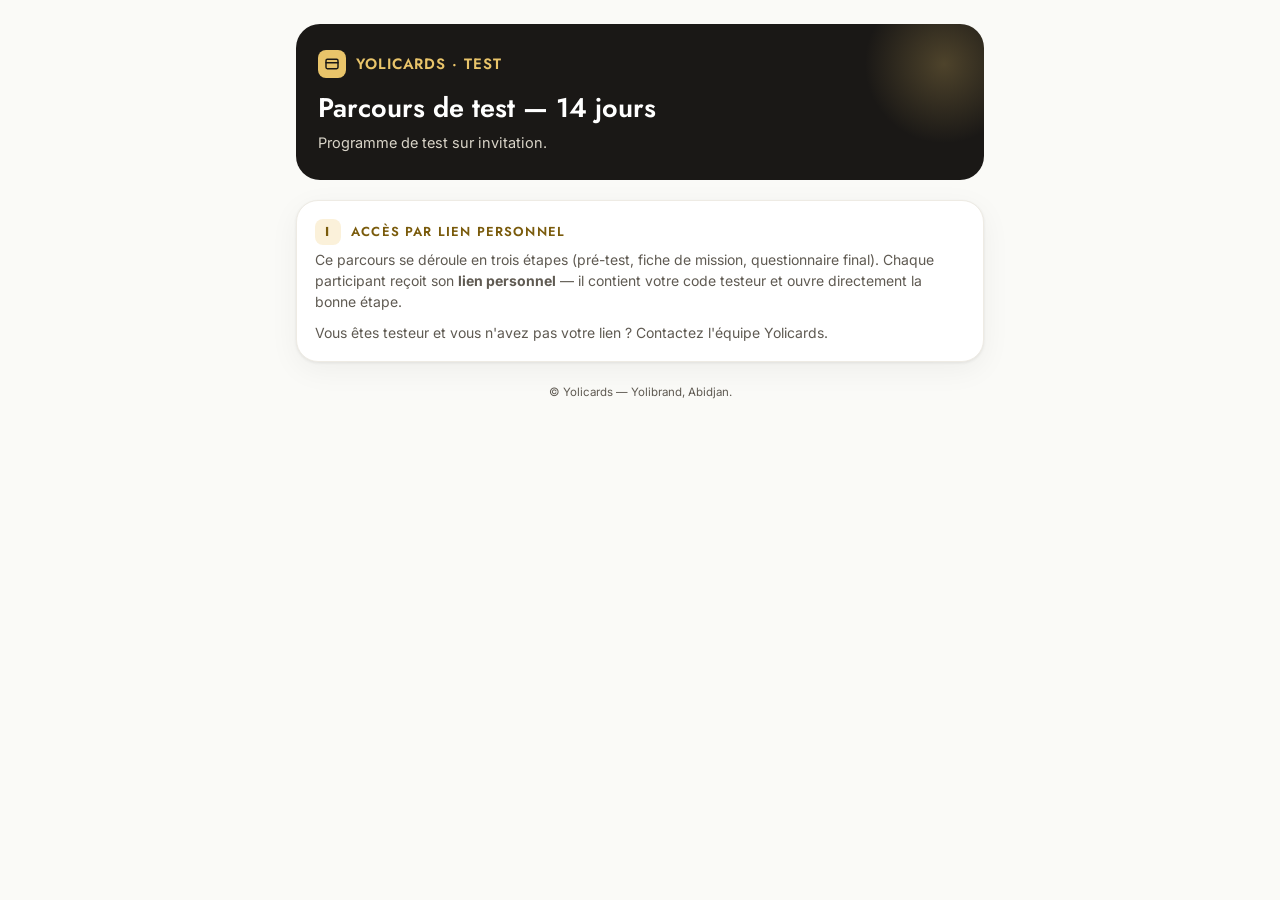
<file: index.html>
<!doctype html>
<html lang="fr">
<head>
<meta charset="utf-8">
<meta name="viewport" content="width=device-width, initial-scale=1">
<meta name="robots" content="noindex,nofollow">
<title>Yolicards — Parcours de test</title>
<link rel="preconnect" href="https://fonts.googleapis.com">
<link href="https://fonts.googleapis.com/css2?family=Inter:wght@400;500;600;700&family=Jost:wght@500;600&display=swap" rel="stylesheet">
<link rel="stylesheet" href="styles.css">
</head>
<body>
<div class="wrap">
  <header class="masthead">
    <div class="brand"><span class="dot"><svg width="16" height="16" viewBox="0 0 24 24" fill="none" stroke="#1A1816" stroke-width="2.2" stroke-linecap="round" stroke-linejoin="round"><rect x="3" y="5" width="18" height="14" rx="2"></rect><path d="M3 10h18"></path></svg></span>Yolicards · Test</div>
    <h1>Parcours de test — 14 jours</h1>
    <p>Programme de test sur invitation.</p>
  </header>

  <section class="section">
    <h2><span class="idx">i</span>Accès par lien personnel</h2>
    <p class="lead" style="margin-bottom:0">Ce parcours se déroule en trois étapes (pré-test, fiche de mission, questionnaire final). Chaque participant reçoit son <strong>lien personnel</strong> — il contient votre code testeur et ouvre directement la bonne étape.</p>
    <p class="lead" style="margin-top:10px;margin-bottom:0">Vous êtes testeur et vous n'avez pas votre lien ? Contactez l'équipe Yolicards.</p>
  </section>

  <p class="footnote">© Yolicards — Yolibrand, Abidjan.</p>
</div>
</body>
</html>
</file>
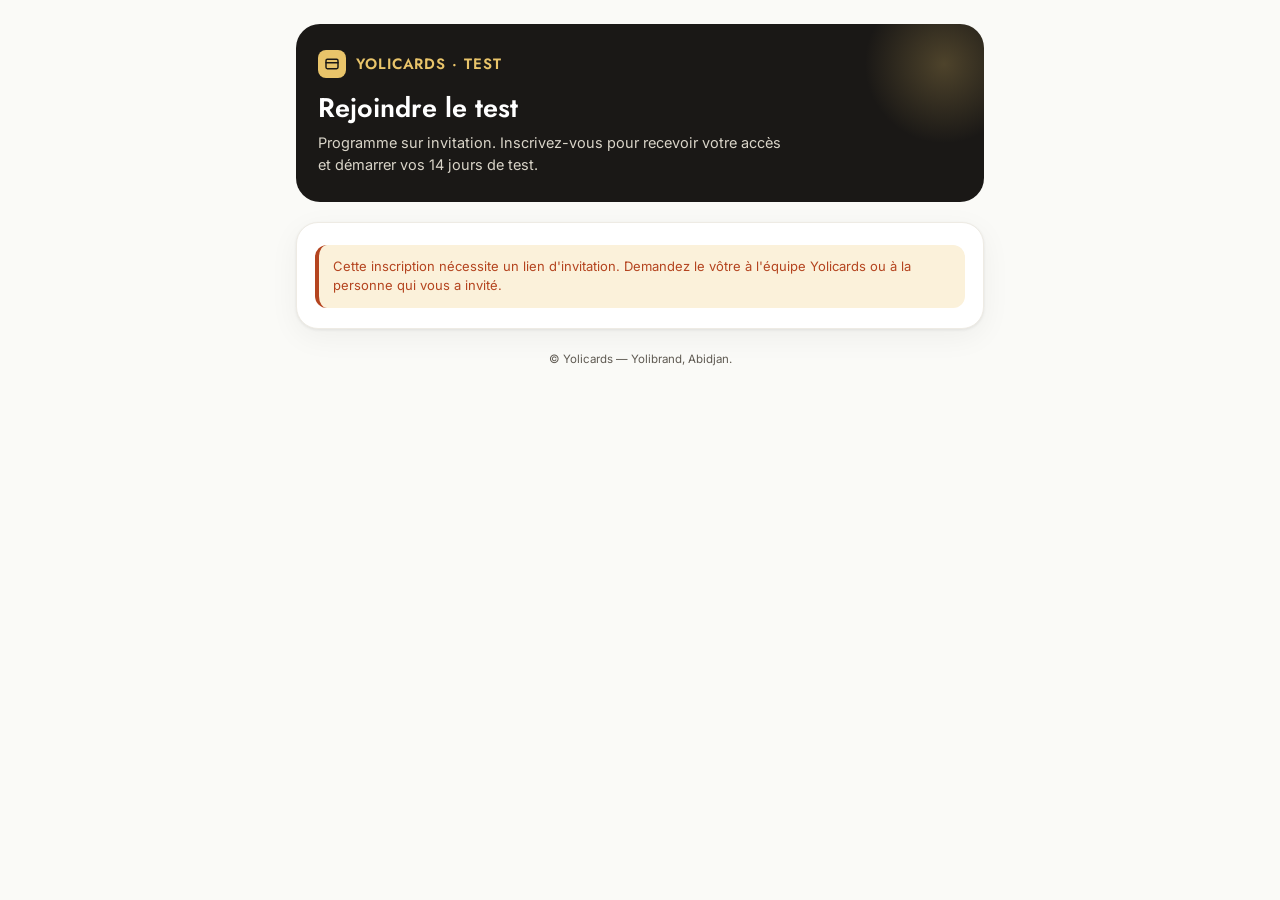
<file: inscription.html>
<!doctype html>
<html lang="fr">
<head>
<meta charset="utf-8">
<meta name="viewport" content="width=device-width, initial-scale=1">
<meta name="robots" content="noindex,nofollow">
<title>Yolicards — Inscription au test</title>
<link rel="preconnect" href="https://fonts.googleapis.com">
<link rel="preconnect" href="https://fonts.gstatic.com" crossorigin>
<link href="https://fonts.googleapis.com/css2?family=Inter:wght@400;500;600;700&family=Jost:wght@500;600&display=swap" rel="stylesheet">
<link rel="stylesheet" href="styles.css">
<style>
.field{margin:0 0 14px}
.field label{display:block;font-size:13px;font-weight:600;color:var(--ink);margin-bottom:6px}
.field input{width:100%;height:50px;border:1.5px solid var(--line);border-radius:14px;padding:0 14px;font-size:15px;font-family:inherit;color:var(--ink);background:#fff}
.field input:focus{outline:none;border-color:var(--gold)}
.invite-box{background:var(--ink);color:#fff;border-radius:18px;padding:18px;margin:14px 0}
.invite-box .lbl{font-size:12px;letter-spacing:.06em;text-transform:uppercase;color:var(--gold);font-weight:600;margin-bottom:8px}
.invite-box .lnk{display:flex;gap:8px;align-items:center;background:#2B2824;border-radius:12px;padding:8px 8px 8px 14px}
.invite-box .lnk input{flex-grow:1;background:transparent;border:0;color:#fff;font-size:12.5px;font-family:inherit;min-width:0}
.invite-box .lnk button{flex-shrink:0;height:40px;padding:0 14px;border:0;border-radius:10px;background:var(--gold);color:var(--ink);font-weight:700;font-family:inherit;cursor:pointer}
.hintp{font-size:12.5px;color:var(--muted);line-height:1.5;margin:8px 0 0}
</style>
</head>
<body>
<div class="wrap">
  <header class="masthead">
    <div class="brand"><span class="dot"><svg width="16" height="16" viewBox="0 0 24 24" fill="none" stroke="#1A1816" stroke-width="2.2" stroke-linecap="round" stroke-linejoin="round"><rect x="3" y="5" width="18" height="14" rx="2"></rect><path d="M3 10h18"></path></svg></span>Yolicards · Test</div>
    <h1>Rejoindre le test</h1>
    <p>Programme sur invitation. Inscrivez-vous pour recevoir votre accès et démarrer vos 14 jours de test.</p>
  </header>

  <div id="app"><div class="section"><p class="lead" style="margin:0">Vérification de votre invitation…</p></div></div>

  <p class="footnote">© Yolicards — Yolibrand, Abidjan.</p>
</div>

<script src="config.js"></script>
<script>
(function(){
  "use strict";
  var CFG = window.YOLI_CONFIG || {};
  var app = document.getElementById("app");

  function qs(n){ try{ return new URLSearchParams(location.search).get(n)||""; }catch(e){ return ""; } }
  function esc(s){ return String(s==null?"":s).replace(/[&<>"]/g,function(c){return{"&":"&amp;","<":"&lt;",">":"&gt;",'"':"&quot;"}[c];}); }

  var inv = (qs("inv")||"").trim();
  var base = location.href.split("/").slice(0,-1).join("/"); // dossier courant

  if (!CFG.WEBAPP_URL) { showMsg("Le système n'est pas encore activé. Revenez un peu plus tard.", "attendre"); return; }
  if (!inv) { showMsg("Cette inscription nécessite un lien d'invitation. Demandez le vôtre à l'équipe Yolicards ou à la personne qui vous a invité.", "stop"); return; }

  // 1) vérifier le jeton
  fetch(CFG.WEBAPP_URL + "?check=invitation&inv=" + encodeURIComponent(inv))
    .then(function(r){ return r.json(); })
    .then(function(res){
      if (!res || !res.valide) {
        if (res && res.raison === "complet") showMsg("Le test a atteint son nombre maximum de participants. Merci de votre intérêt !", "stop");
        else showMsg("Cette invitation n'est pas valide ou a expiré. Demandez un lien à jour à l'équipe Yolicards.", "stop");
        return;
      }
      showForm(res.places_restantes);
    })
    .catch(function(){ showMsg("Impossible de vérifier votre invitation pour le moment. Vérifiez votre connexion et réessayez.", "attendre"); });

  function showMsg(txt, kind){
    var color = kind==="stop" ? "#B4441F" : "#7A5B0C";
    app.innerHTML = '<div class="section"><div class="callout" style="color:'+color+';border-color:'+color+'">'+esc(txt)+'</div></div>';
  }

  function showForm(places){
    app.innerHTML =
      '<div class="section">'+
      '<h2><span class="idx">i</span>Vos informations</h2>'+
      '<p class="lead">Encore '+places+' place(s) disponible(s).</p>'+
      '<div class="field"><label for="nom">Nom et prénom</label><input id="nom" autocomplete="name" placeholder="Awa Koné"></div>'+
      '<div class="field"><label for="email">E-mail</label><input id="email" type="email" autocomplete="email" placeholder="prenom@exemple.com"></div>'+
      '<button class="btn btn-primary" id="go">M\'inscrire et démarrer</button>'+
      '<p class="err" id="err"></p>'+
      '<p class="hintp">Votre e-mail sert à vous envoyer le questionnaire final au bon moment. Une adresse = un seul compte testeur.</p>'+
      '</div>';
    document.getElementById("go").addEventListener("click", submit);
  }

  function submit(){
    var nom = document.getElementById("nom").value.trim();
    var email = document.getElementById("email").value.trim();
    var err = document.getElementById("err");
    err.classList.remove("show");
    if (!nom){ return fail("Merci d'indiquer votre nom."); }
    if (!email || !/^[^@\s]+@[^@\s]+\.[^@\s]+$/.test(email)){ return fail("Merci d'indiquer un e-mail valide."); }
    var btn = document.getElementById("go"); btn.disabled = true; btn.textContent = "Inscription…";

    fetch(CFG.WEBAPP_URL, {
      method:"POST", headers:{"Content-Type":"text/plain;charset=utf-8"},
      body: JSON.stringify({ form:"inscription", data:{ inv:inv, nom:nom, email:email } })
    })
    .then(function(r){ return r.json(); })
    .then(function(res){
      if (!res || res.ok === false) throw new Error((res&&res.error)||"refus serveur");
      succes(res.code, res.jeton, email, res.deja);
    })
    .catch(function(e){ btn.disabled=false; btn.textContent="M'inscrire et démarrer";
      fail("L'inscription a échoué ("+e.message+"). Réessayez."); });

    function fail(m){ err.textContent=m; err.classList.add("show"); return false; }
  }

  function succes(code, jeton, email, deja){
    var lienPre = base + "/pre-test.html?code=" + encodeURIComponent(code) + "&email=" + encodeURIComponent(email);
    var lienInv = base + "/inscription.html?inv=" + encodeURIComponent(jeton||"");
    app.innerHTML =
      '<div class="done">'+
      '<div class="check"><svg width="30" height="30" viewBox="0 0 24 24" fill="none" stroke="#7A5B0C" stroke-width="2.4" stroke-linecap="round" stroke-linejoin="round"><path d="M5 12l5 5 9-11"></path></svg></div>'+
      '<h2>'+(deja?"Vous êtes déjà inscrit !":"Bienvenue dans le test !")+'</h2>'+
      '<div class="code-echo">'+esc(code)+'</div>'+
      '<p>Votre code testeur ci-dessus relie vos trois formulaires. Commencez tout de suite par le pré-test — il démarre vos 14 jours.</p>'+
      '<a class="btn btn-primary" style="display:flex;align-items:center;justify-content:center;text-decoration:none;margin-bottom:14px" href="'+lienPre+'">Commencer le pré-test</a>'+
      (jeton ? (
        '<div class="invite-box">'+
        '<div class="lbl">Votre lien d\'invitation</div>'+
        '<div class="lnk"><input id="invlink" readonly value="'+esc(lienInv)+'"><button id="copyinv">Copier</button></div>'+
        '<p class="hintp" style="color:#C9C3B6">Partagez-le pour inviter d\'autres testeurs : certaines missions se font à deux. Ce n\'est pas obligatoire — vous pouvez aussi tester avec des personnes déjà participantes autour de vous.</p>'+
        '</div>'
      ) : '') ;
    var cp = document.getElementById("copyinv");
    if (cp) cp.addEventListener("click", function(){
      var inp = document.getElementById("invlink"); inp.select();
      try { navigator.clipboard.writeText(inp.value); } catch(e){ document.execCommand("copy"); }
      cp.textContent = "Copié ✓"; setTimeout(function(){ cp.textContent="Copier"; }, 2000);
    });
    window.scrollTo({top:0,behavior:"smooth"});
  }
})();
</script>
</body>
</html>
</file>
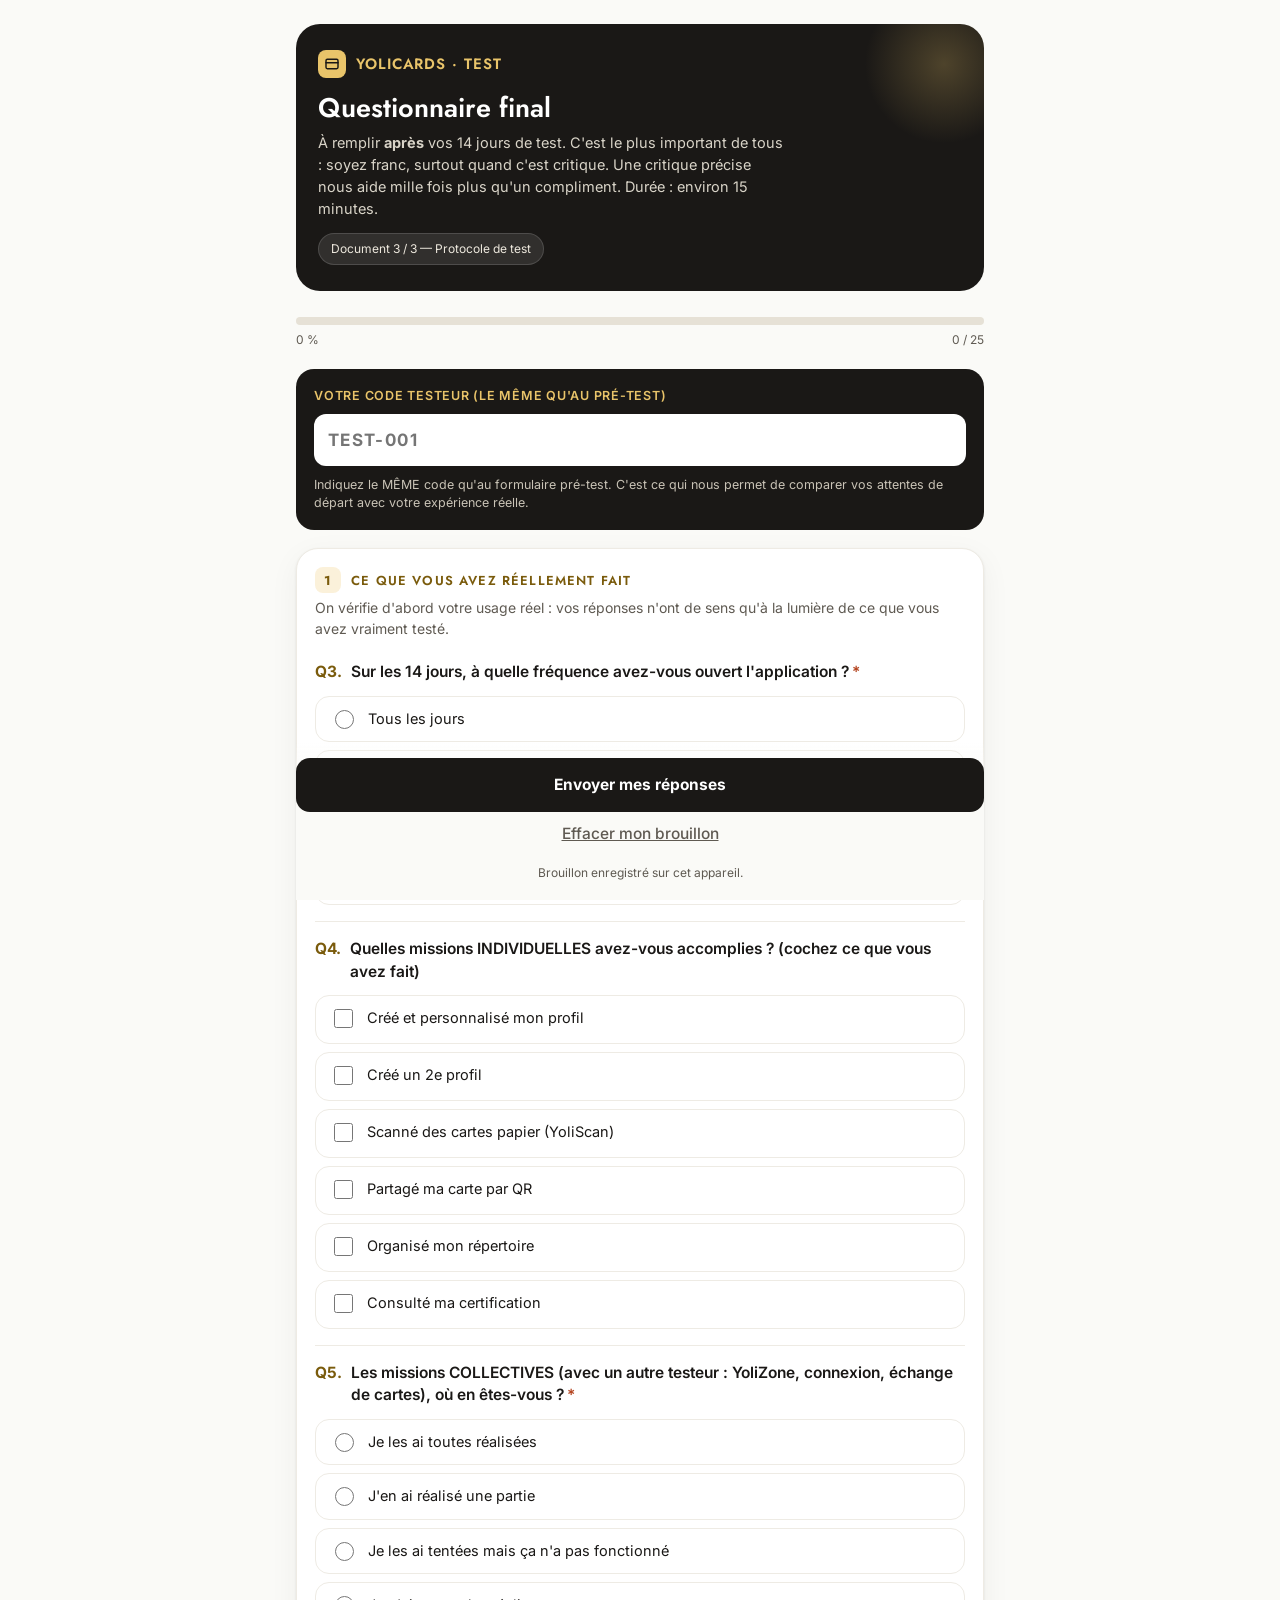
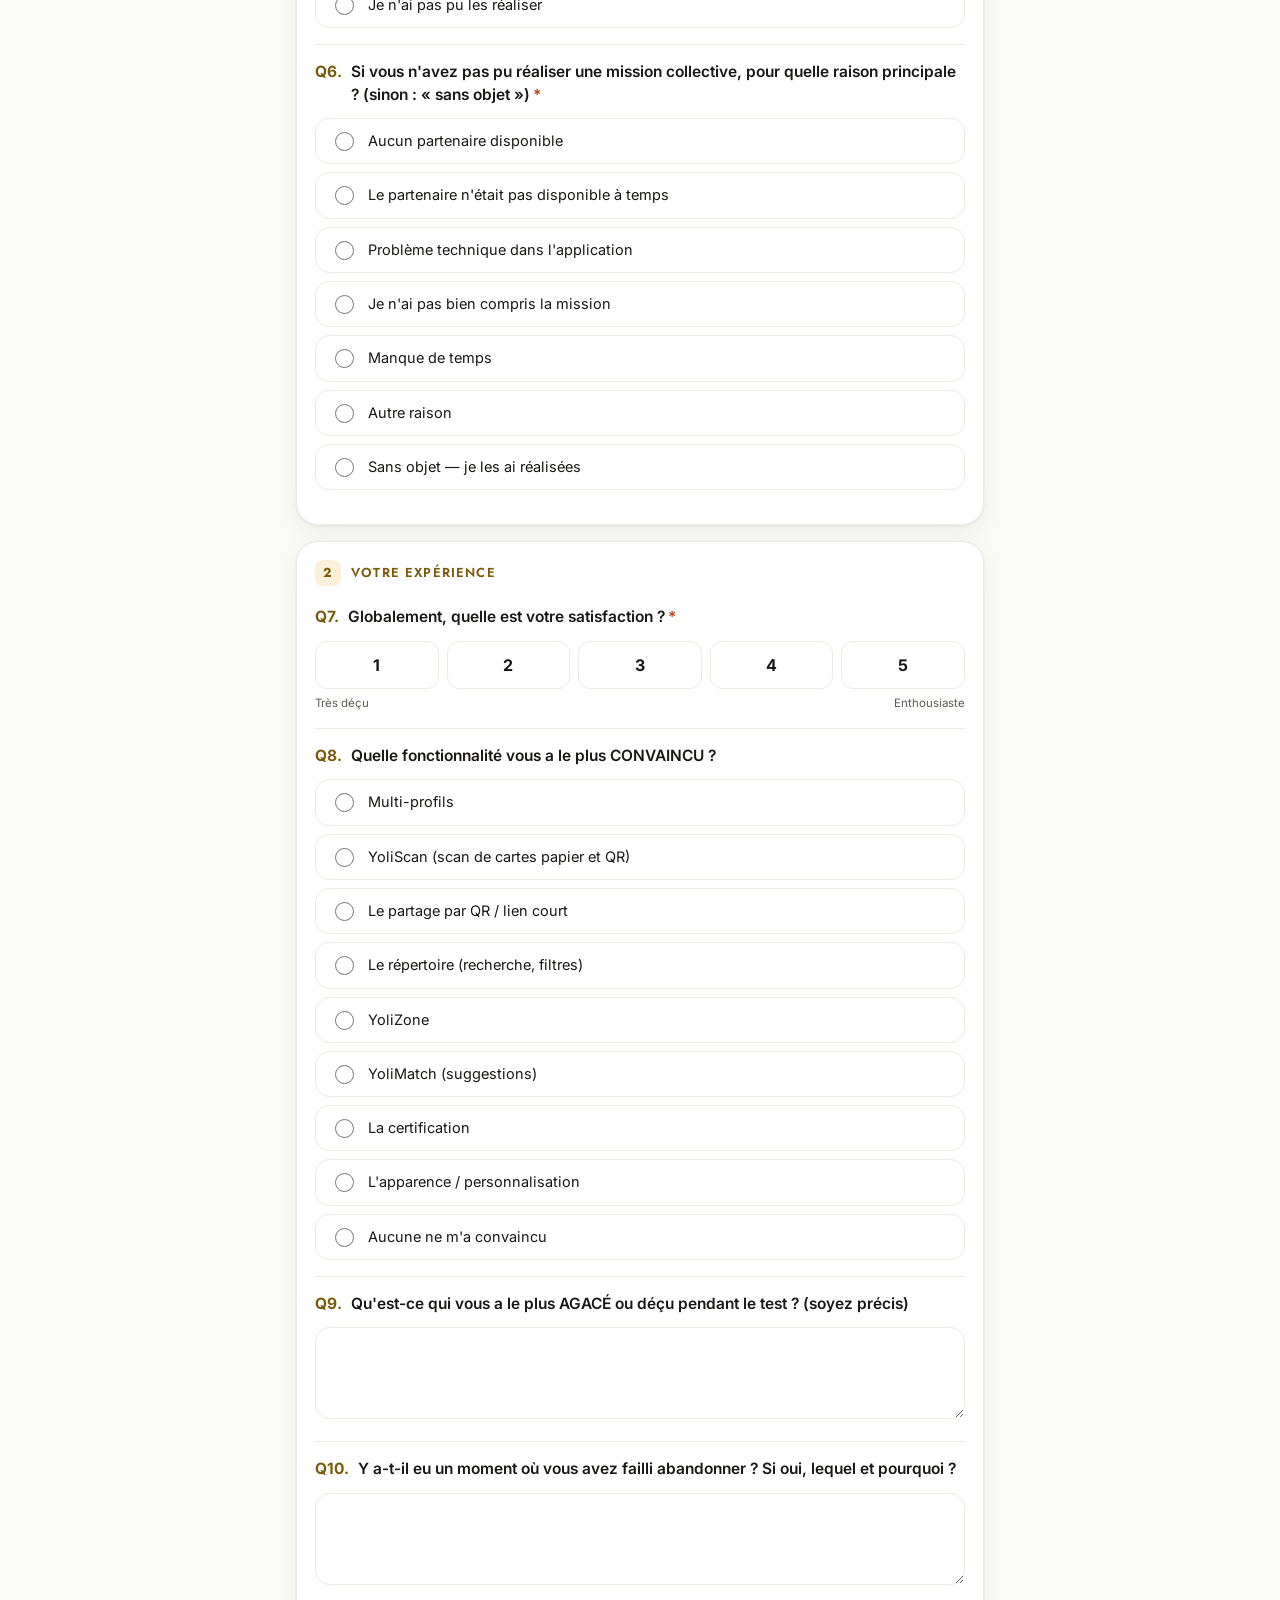
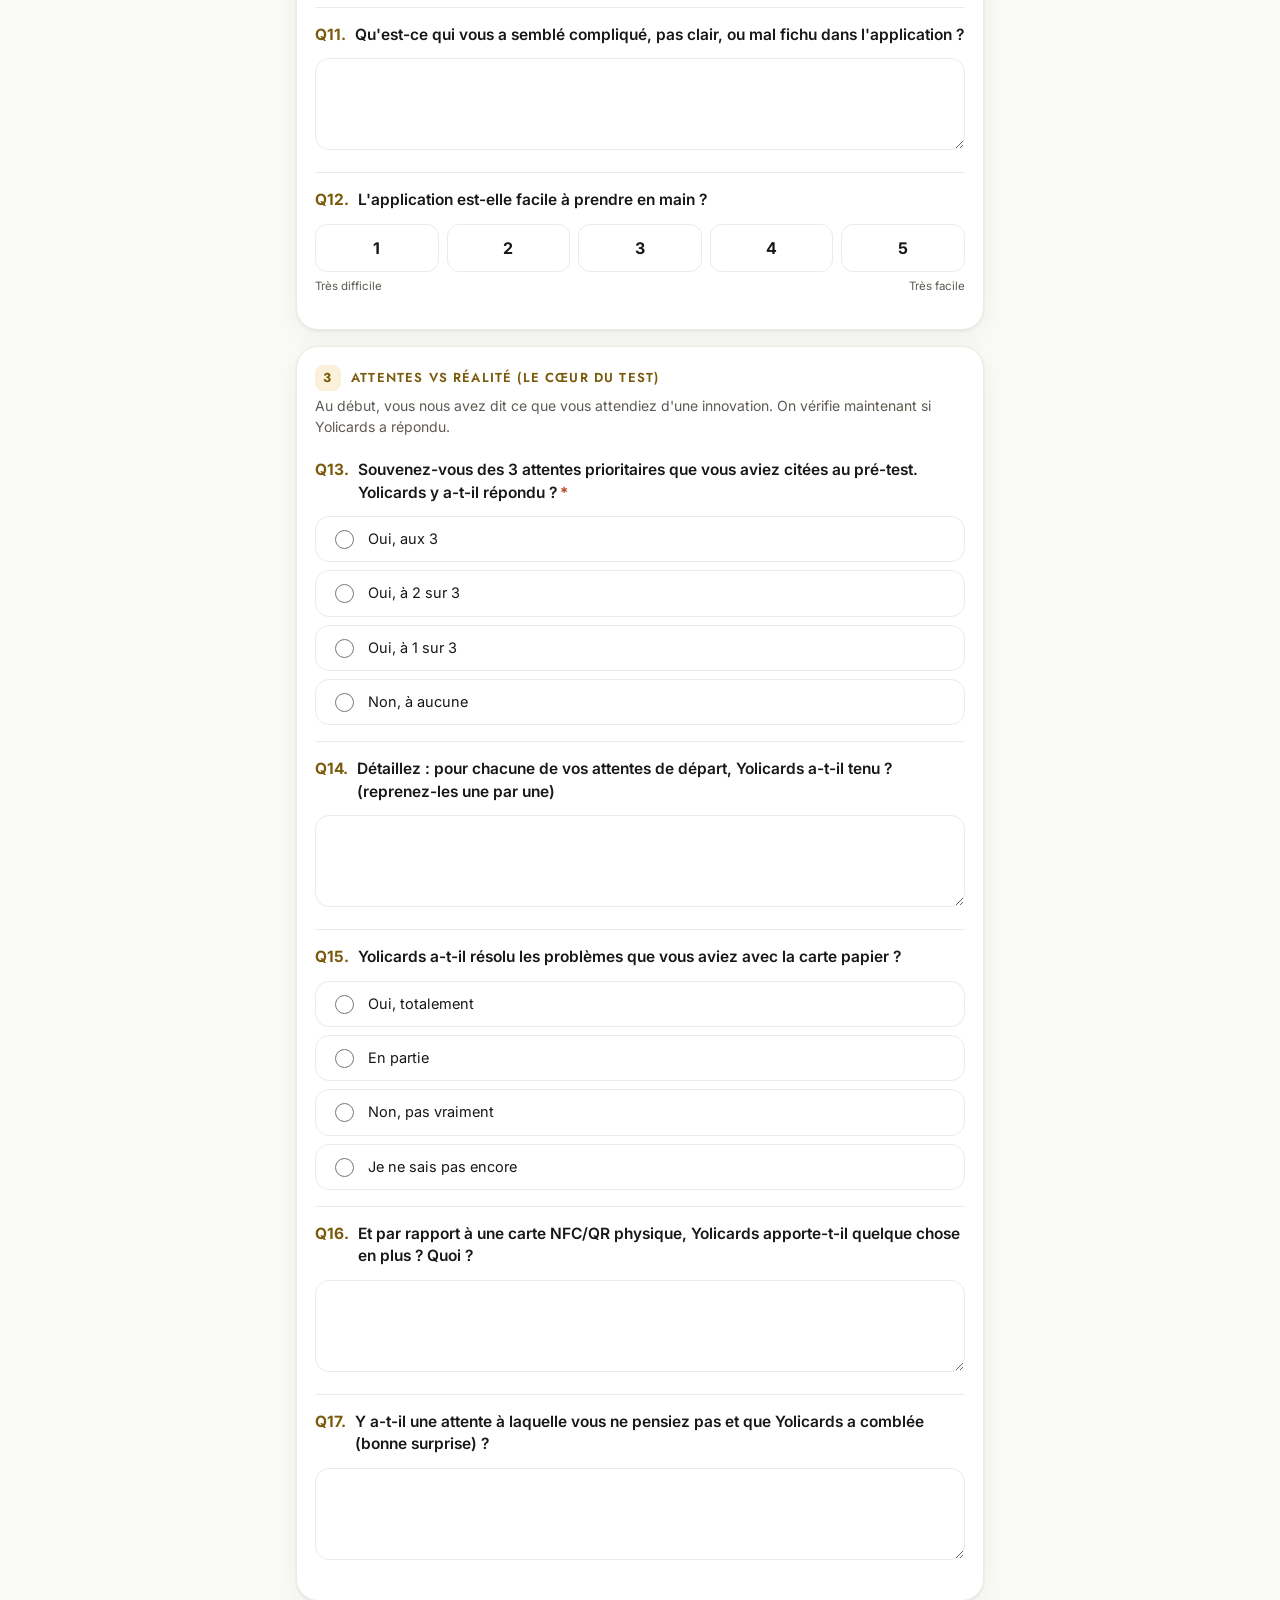
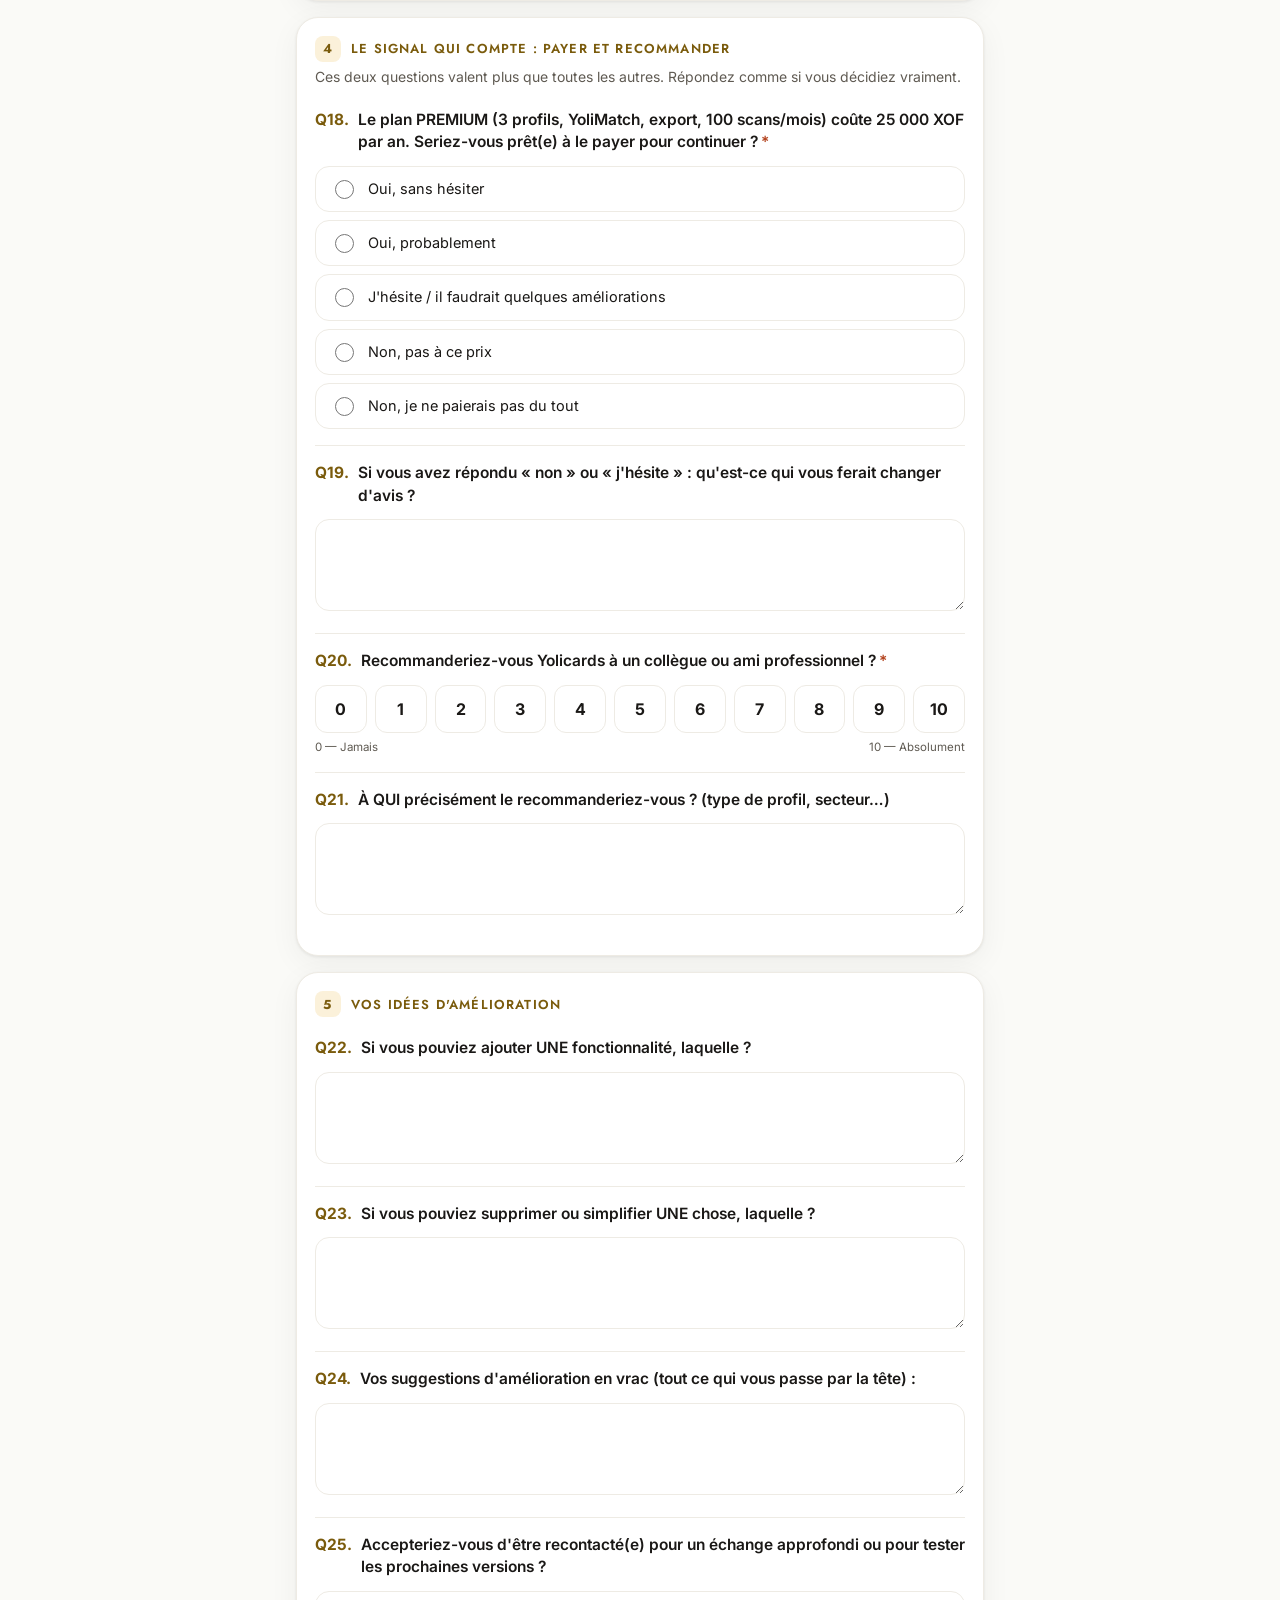
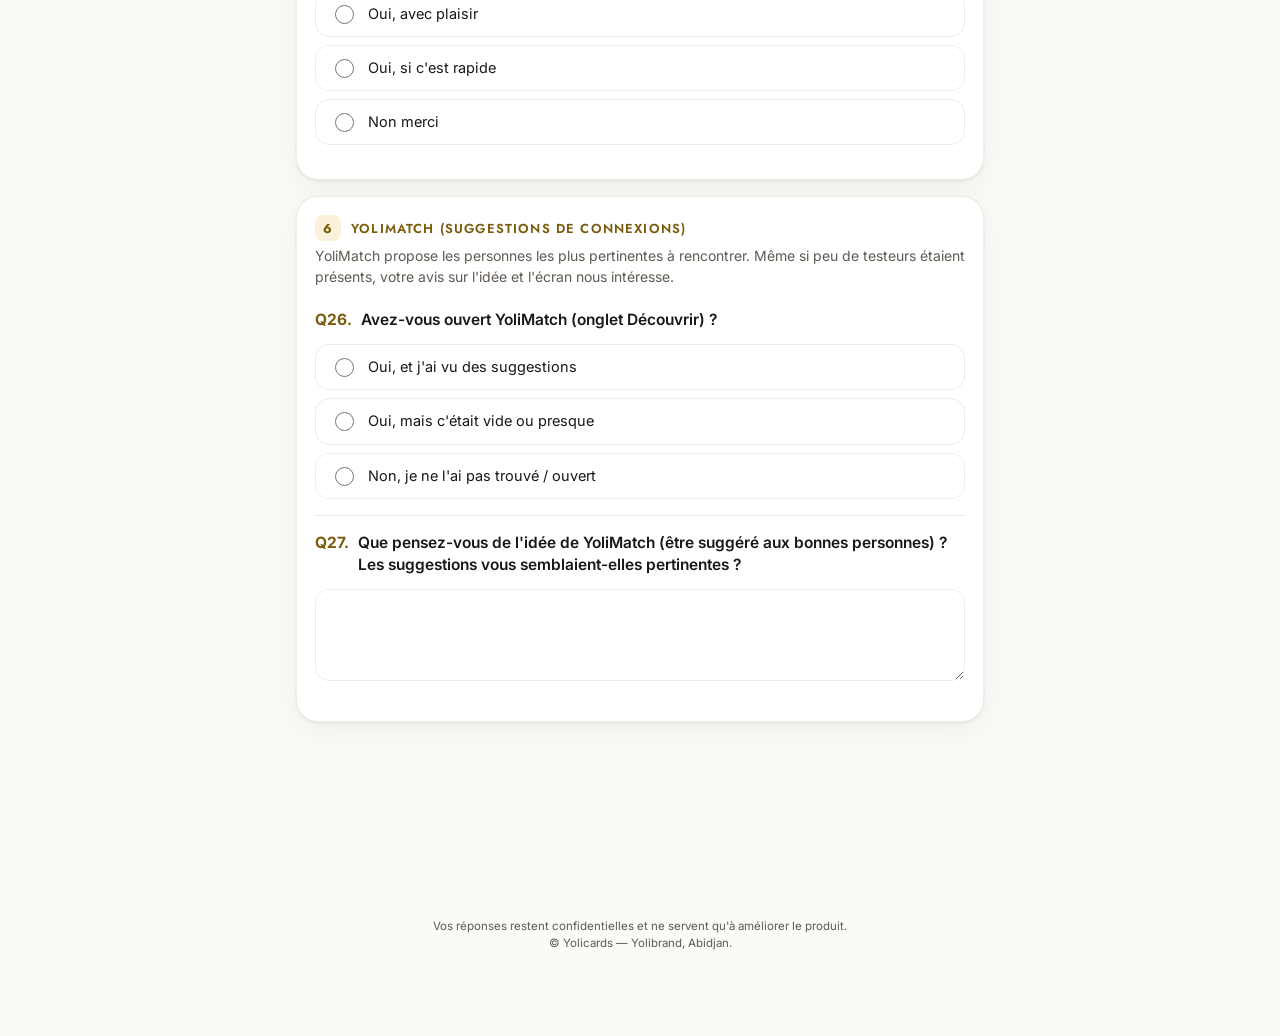
<file: post-test.html>
<!doctype html>
<html lang="fr">
<head>
<meta charset="utf-8">
<meta name="viewport" content="width=device-width, initial-scale=1">
<title>Yolicards — Questionnaire final</title>
<meta name="description" content="Questionnaire post-test du protocole de test Yolicards : à remplir après 14 jours.">
<link rel="preconnect" href="https://fonts.googleapis.com">
<link rel="preconnect" href="https://fonts.gstatic.com" crossorigin>
<link href="https://fonts.googleapis.com/css2?family=Inter:wght@400;500;600;700&family=Jost:wght@500;600&display=swap" rel="stylesheet">
<link rel="stylesheet" href="styles.css">
</head>
<body>
<div class="wrap">
  <header class="masthead">
    <div class="brand"><span class="dot"><svg width="16" height="16" viewBox="0 0 24 24" fill="none" stroke="#1A1816" stroke-width="2.2" stroke-linecap="round" stroke-linejoin="round"><rect x="3" y="5" width="18" height="14" rx="2"></rect><path d="M3 10h18"></path></svg></span>Yolicards · Test</div>
    <h1>Questionnaire final</h1>
    <p>À remplir <strong>après</strong> vos 14 jours de test. C'est le plus important de tous : soyez franc, surtout quand c'est critique. Une critique précise nous aide mille fois plus qu'un compliment. Durée : environ 15 minutes.</p>
    <span class="pill">Document 3 / 3 — Protocole de test</span>
  </header>

  <div id="app"></div>

  <p class="footnote">Vos réponses restent confidentielles et ne servent qu'à améliorer le produit.<br>© Yolicards — Yolibrand, Abidjan.</p>
</div>

<script src="config.js"></script>
<script src="form-engine.js"></script>
<script>
const PRIX = (window.YOLI_CONFIG && window.YOLI_CONFIG.PREMIUM_PRIX) || "25 000 XOF";
const POSTTEST = {
  id: "posttest",
  version: "1.0",
  title: "Questionnaire final",
  requirePretest: true,
  codeLabel: "Votre code testeur (le même qu'au pré-test)",
  codeHint: "Indiquez le MÊME code qu'au formulaire pré-test. C'est ce qui nous permet de comparer vos attentes de départ avec votre expérience réelle.",
  sections: [
    { title: "Ce que vous avez réellement fait",
      lead:"On vérifie d'abord votre usage réel : vos réponses n'ont de sens qu'à la lumière de ce que vous avez vraiment testé.", questions: [
      { n:3, type:"single", required:true, label:"Sur les 14 jours, à quelle fréquence avez-vous ouvert l'application ?",
        options:["Tous les jours","Plusieurs fois par semaine","Quelques fois en tout","Une ou deux fois seulement"] },
      { n:4, type:"multi", label:"Quelles missions INDIVIDUELLES avez-vous accomplies ? (cochez ce que vous avez fait)",
        options:["Créé et personnalisé mon profil","Créé un 2e profil","Scanné des cartes papier (YoliScan)","Partagé ma carte par QR","Organisé mon répertoire","Consulté ma certification"] },
      { n:5, type:"single", required:true, label:"Les missions COLLECTIVES (avec un autre testeur : YoliZone, connexion, échange de cartes), où en êtes-vous ?",
        options:["Je les ai toutes réalisées","J'en ai réalisé une partie","Je les ai tentées mais ça n'a pas fonctionné","Je n'ai pas pu les réaliser"] },
      { n:6, type:"single", required:true, label:"Si vous n'avez pas pu réaliser une mission collective, pour quelle raison principale ? (sinon : « sans objet »)",
        options:["Aucun partenaire disponible","Le partenaire n'était pas disponible à temps","Problème technique dans l'application","Je n'ai pas bien compris la mission","Manque de temps","Autre raison","Sans objet — je les ai réalisées"] },
    ]},
    { title: "Votre expérience", questions: [
      { n:7, type:"scale", min:1, max:5, required:true, label:"Globalement, quelle est votre satisfaction ?", endLow:"Très déçu", endHigh:"Enthousiaste" },
      { n:8, type:"single", label:"Quelle fonctionnalité vous a le plus CONVAINCU ?",
        options:["Multi-profils","YoliScan (scan de cartes papier et QR)","Le partage par QR / lien court","Le répertoire (recherche, filtres)","YoliZone","YoliMatch (suggestions)","La certification","L'apparence / personnalisation","Aucune ne m'a convaincu"] },
      { n:9, type:"long", label:"Qu'est-ce qui vous a le plus AGACÉ ou déçu pendant le test ? (soyez précis)" },
      { n:10, type:"long", label:"Y a-t-il eu un moment où vous avez failli abandonner ? Si oui, lequel et pourquoi ?" },
      { n:11, type:"long", label:"Qu'est-ce qui vous a semblé compliqué, pas clair, ou mal fichu dans l'application ?" },
      { n:12, type:"scale", min:1, max:5, label:"L'application est-elle facile à prendre en main ?", endLow:"Très difficile", endHigh:"Très facile" },
    ]},
    { title: "Attentes vs réalité (le cœur du test)",
      lead:"Au début, vous nous avez dit ce que vous attendiez d'une innovation. On vérifie maintenant si Yolicards a répondu.", questions: [
      { n:13, type:"single", required:true, label:"Souvenez-vous des 3 attentes prioritaires que vous aviez citées au pré-test. Yolicards y a-t-il répondu ?",
        options:["Oui, aux 3","Oui, à 2 sur 3","Oui, à 1 sur 3","Non, à aucune"] },
      { n:14, type:"long", label:"Détaillez : pour chacune de vos attentes de départ, Yolicards a-t-il tenu ? (reprenez-les une par une)" },
      { n:15, type:"single", label:"Yolicards a-t-il résolu les problèmes que vous aviez avec la carte papier ?",
        options:["Oui, totalement","En partie","Non, pas vraiment","Je ne sais pas encore"] },
      { n:16, type:"long", label:"Et par rapport à une carte NFC/QR physique, Yolicards apporte-t-il quelque chose en plus ? Quoi ?" },
      { n:17, type:"long", label:"Y a-t-il une attente à laquelle vous ne pensiez pas et que Yolicards a comblée (bonne surprise) ?" },
    ]},
    { title: "Le signal qui compte : payer et recommander",
      lead:"Ces deux questions valent plus que toutes les autres. Répondez comme si vous décidiez vraiment.", questions: [
      { n:18, type:"single", required:true, label:"Le plan PREMIUM (3 profils, YoliMatch, export, 100 scans/mois) coûte " + PRIX + " par an. Seriez-vous prêt(e) à le payer pour continuer ?",
        options:["Oui, sans hésiter","Oui, probablement","J'hésite / il faudrait quelques améliorations","Non, pas à ce prix","Non, je ne paierais pas du tout"] },
      { n:19, type:"long", label:"Si vous avez répondu « non » ou « j'hésite » : qu'est-ce qui vous ferait changer d'avis ?" },
      { n:20, type:"scale", min:0, max:10, required:true, label:"Recommanderiez-vous Yolicards à un collègue ou ami professionnel ?", endLow:"0 — Jamais", endHigh:"10 — Absolument" },
      { n:21, type:"long", label:"À QUI précisément le recommanderiez-vous ? (type de profil, secteur…)" },
    ]},
    { title: "Vos idées d'amélioration", questions: [
      { n:22, type:"long", label:"Si vous pouviez ajouter UNE fonctionnalité, laquelle ?" },
      { n:23, type:"long", label:"Si vous pouviez supprimer ou simplifier UNE chose, laquelle ?" },
      { n:24, type:"long", label:"Vos suggestions d'amélioration en vrac (tout ce qui vous passe par la tête) :" },
      { n:25, type:"single", label:"Accepteriez-vous d'être recontacté(e) pour un échange approfondi ou pour tester les prochaines versions ?",
        options:["Oui, avec plaisir","Oui, si c'est rapide","Non merci"] },
    ]},
    { title: "YoliMatch (suggestions de connexions)",
      lead:"YoliMatch propose les personnes les plus pertinentes à rencontrer. Même si peu de testeurs étaient présents, votre avis sur l'idée et l'écran nous intéresse.", questions: [
      { n:26, type:"single", label:"Avez-vous ouvert YoliMatch (onglet Découvrir) ?",
        options:["Oui, et j'ai vu des suggestions","Oui, mais c'était vide ou presque","Non, je ne l'ai pas trouvé / ouvert"] },
      { n:27, type:"long", label:"Que pensez-vous de l'idée de YoliMatch (être suggéré aux bonnes personnes) ? Les suggestions vous semblaient-elles pertinentes ?" },
    ]},
  ],
  doneTitle: "Merci infiniment !",
  doneText: "Votre test et votre franchise façonnent directement le produit que des milliers de professionnels utiliseront bientôt."
};
renderForm(POSTTEST, document.getElementById("app"));
</script>
</body>
</html>
</file>
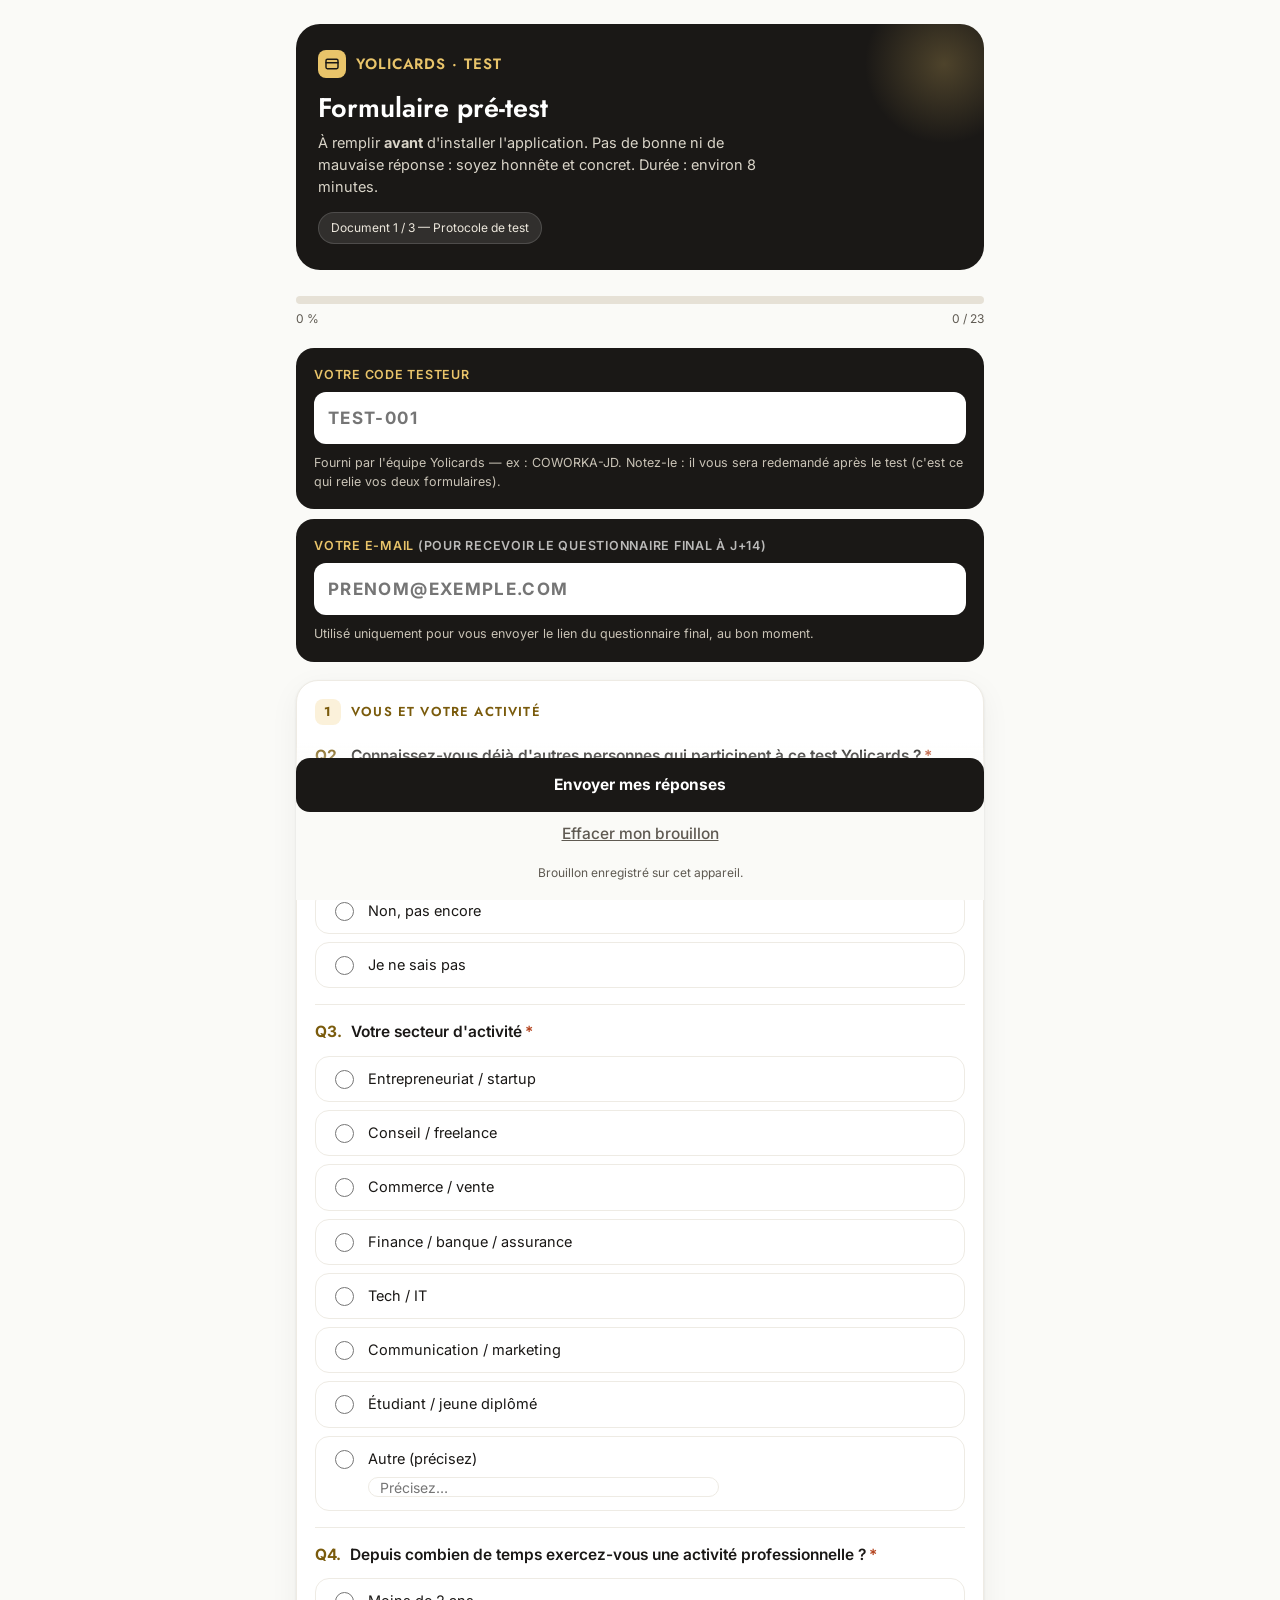
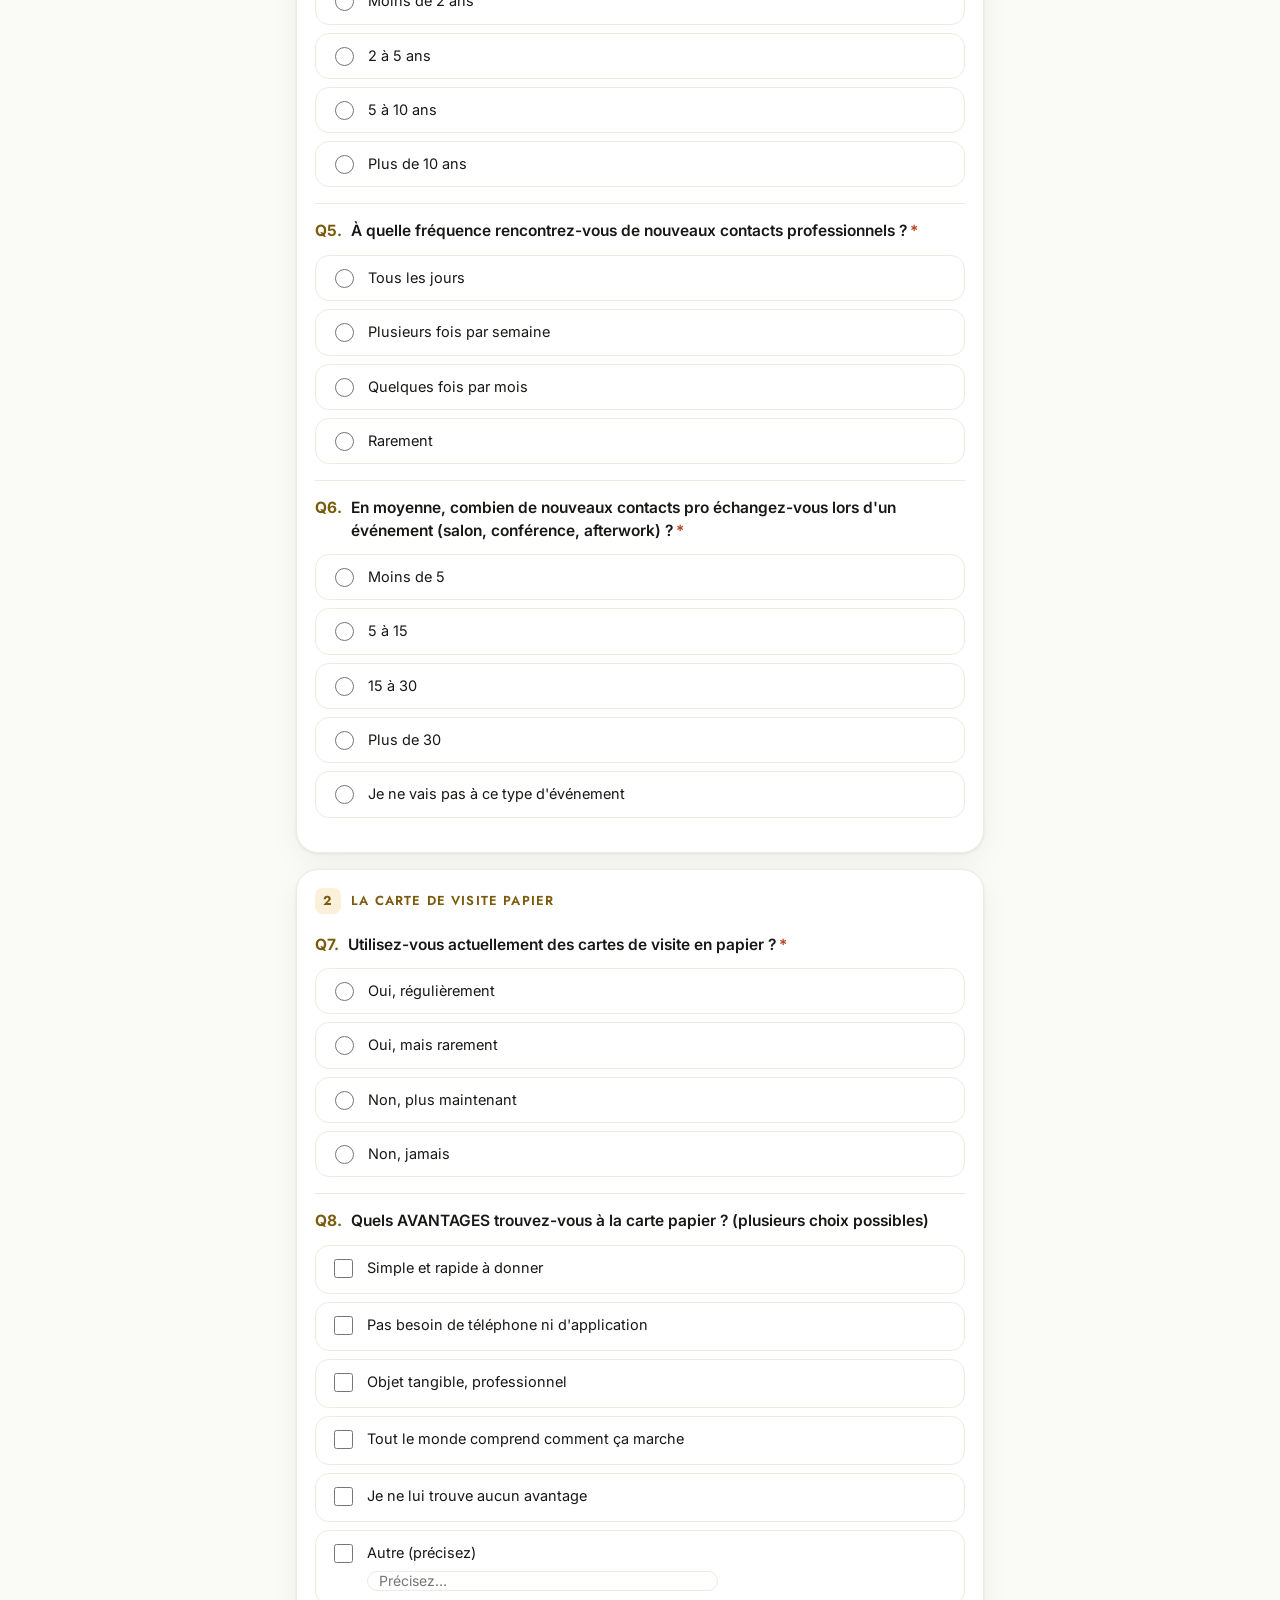
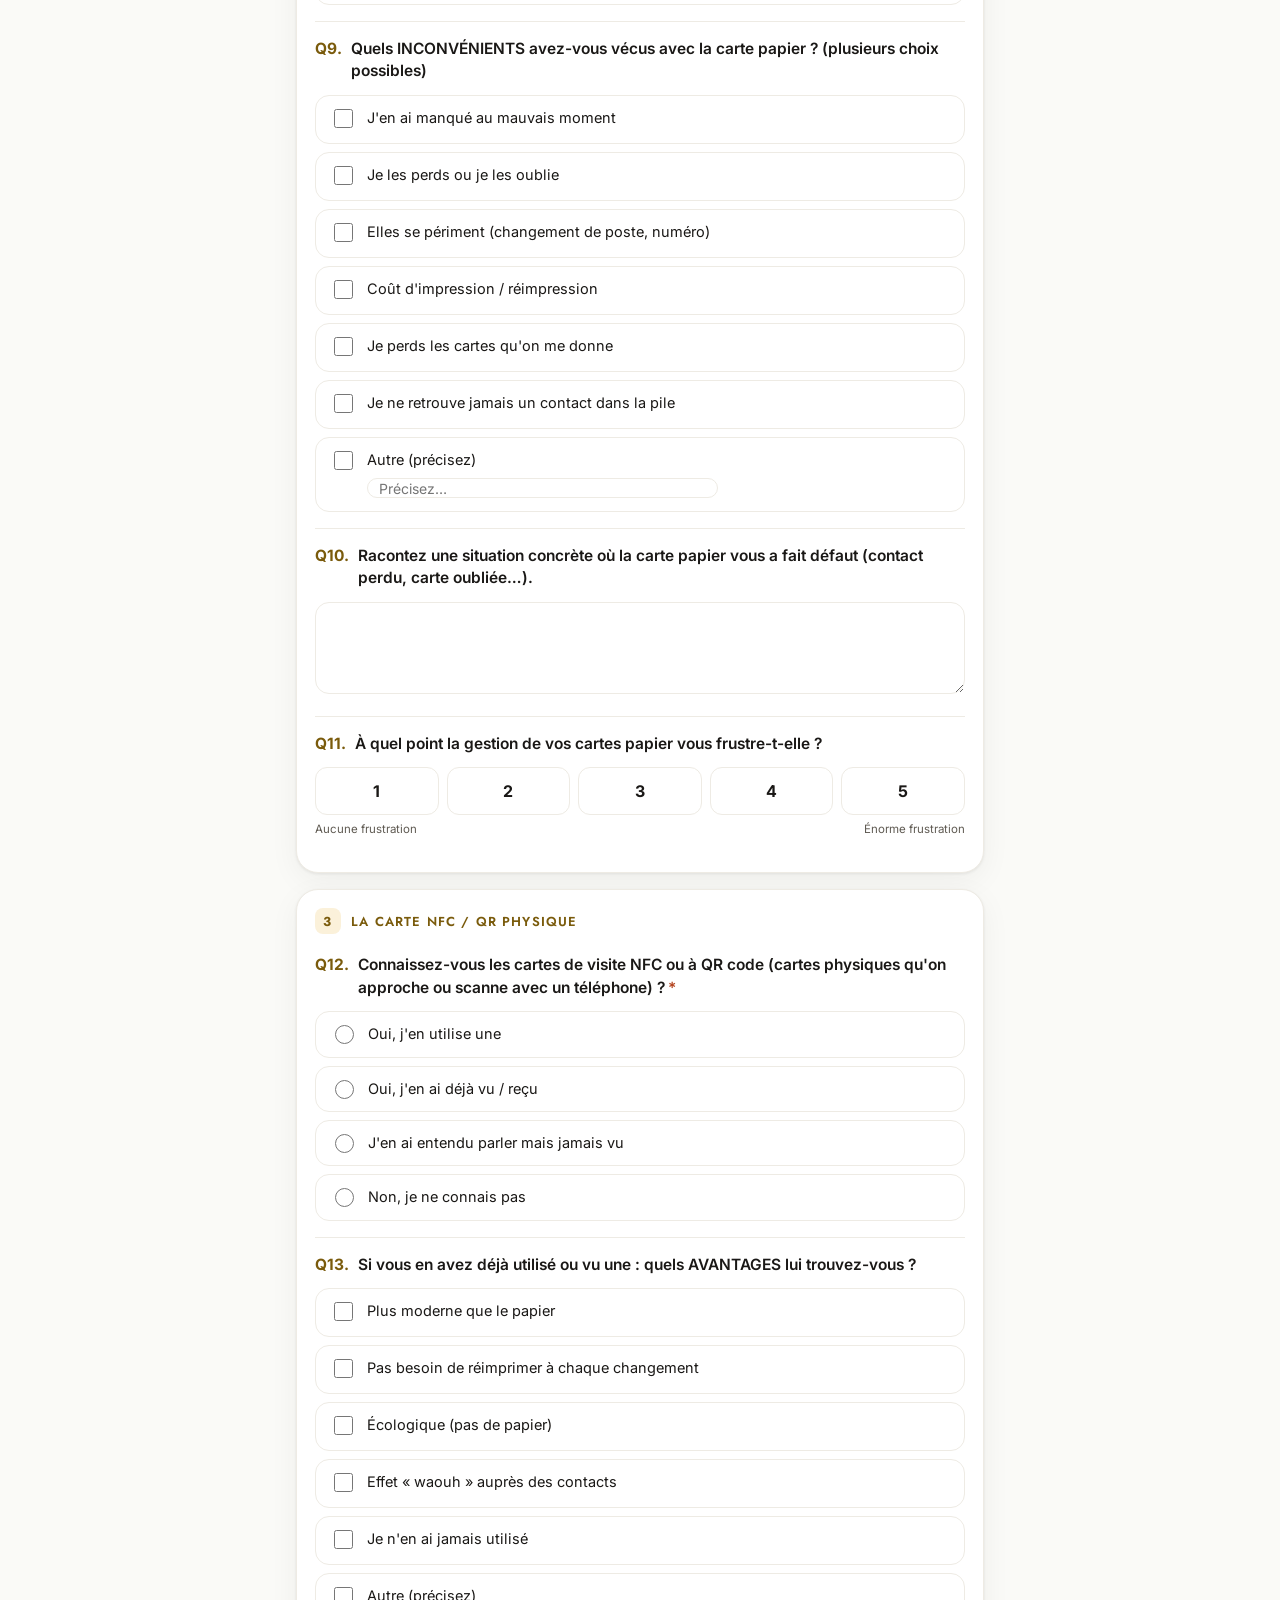
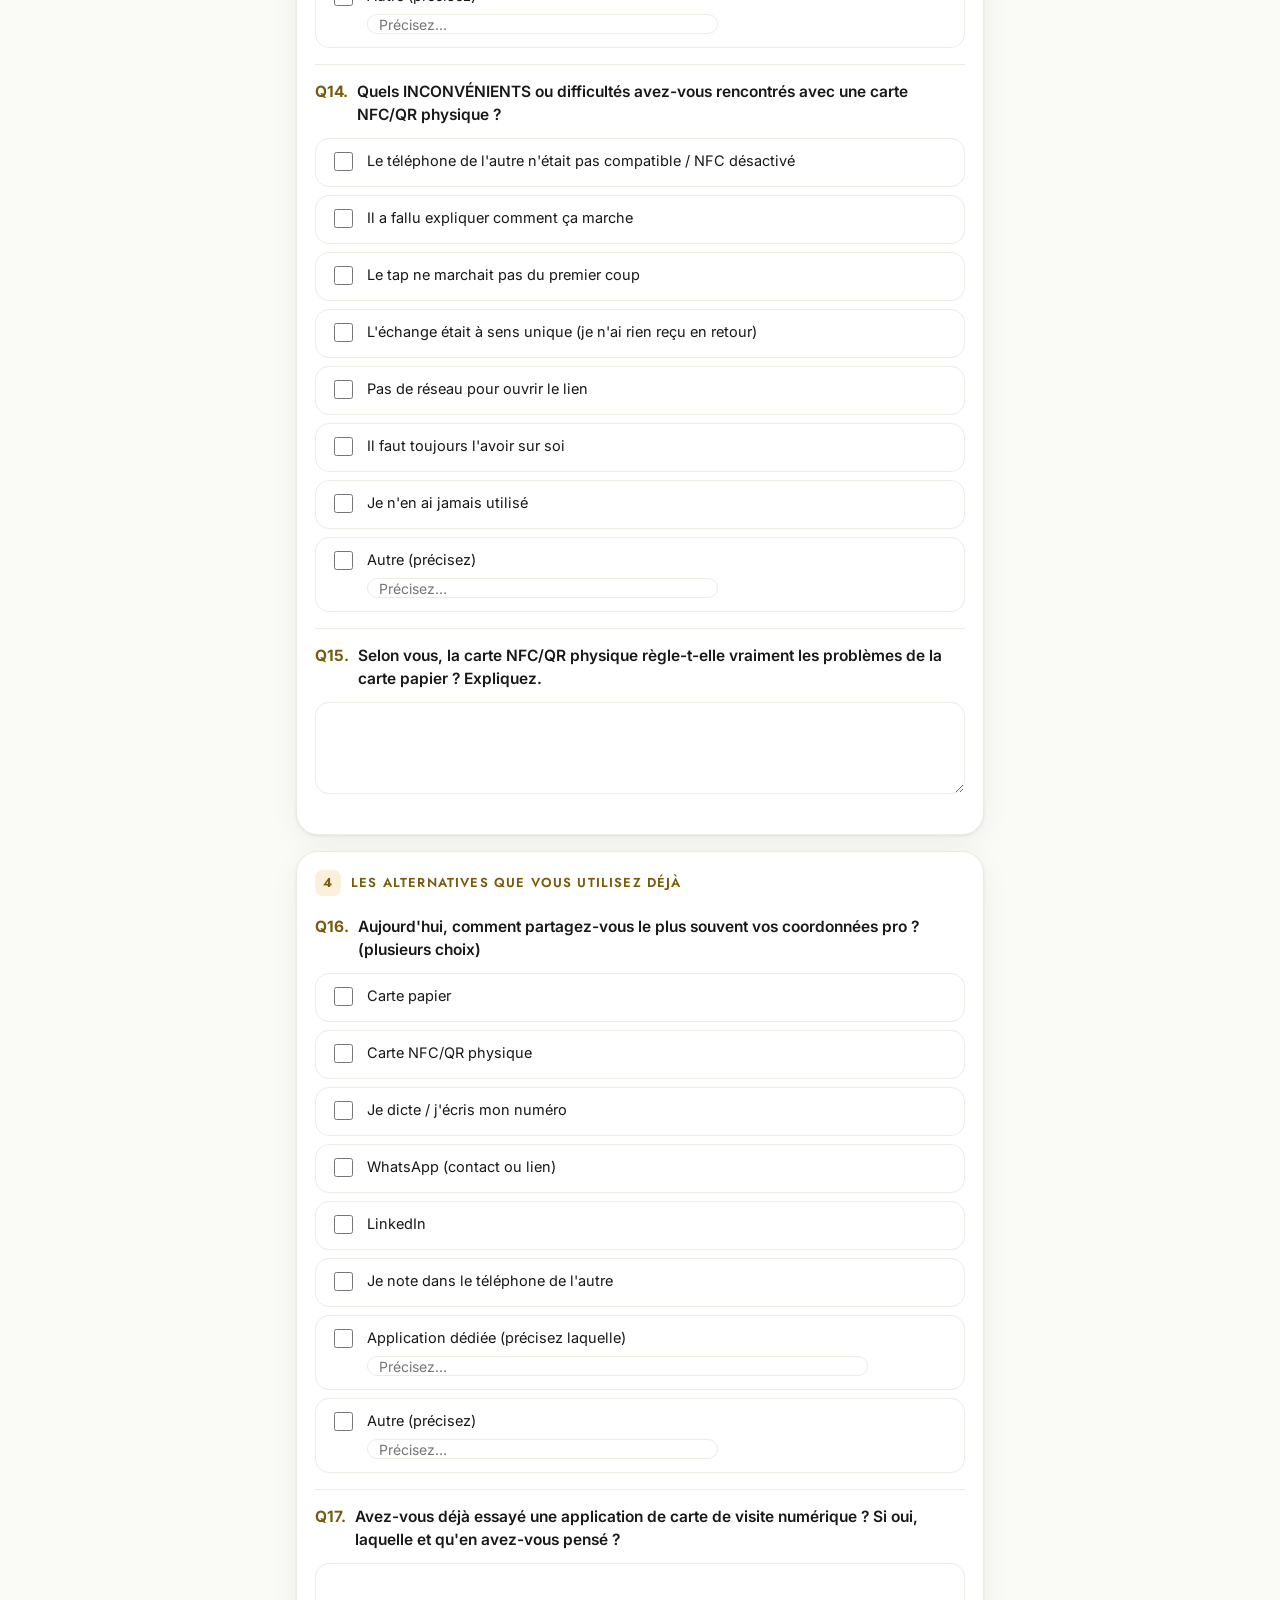
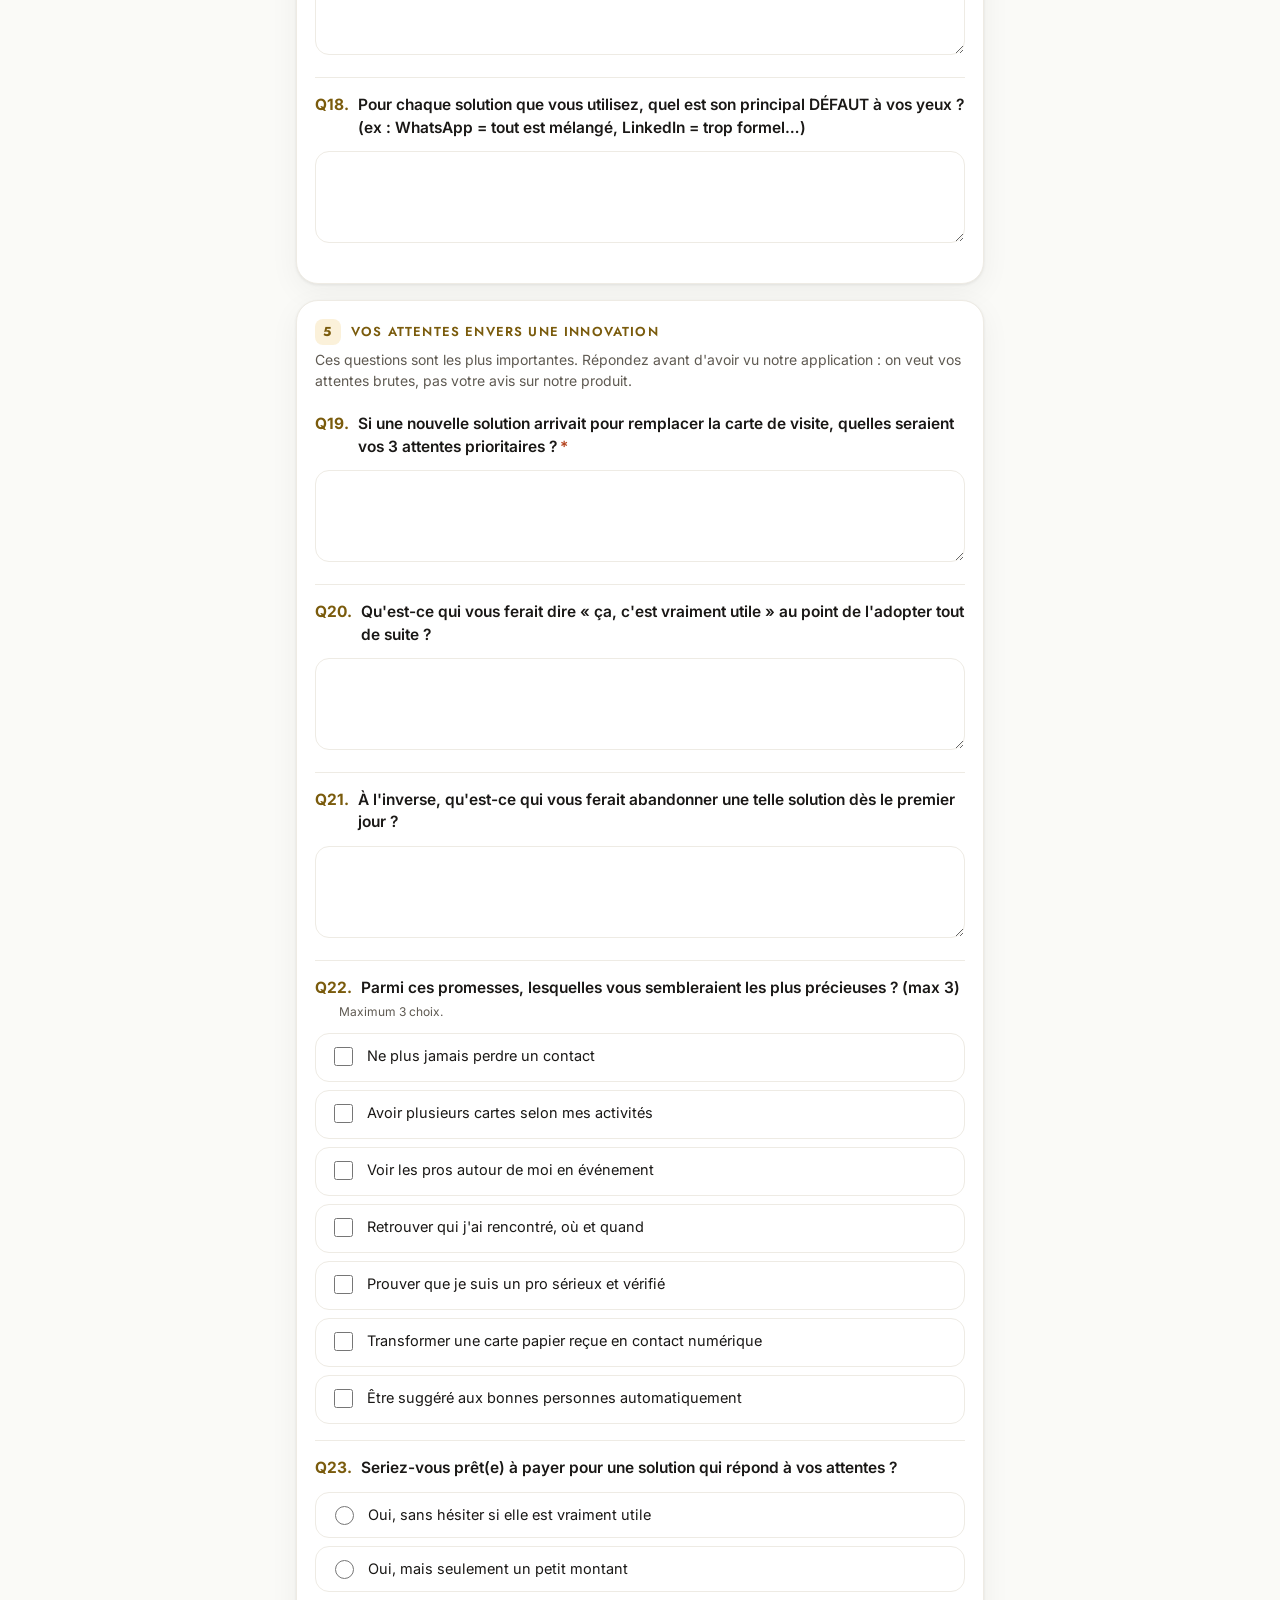
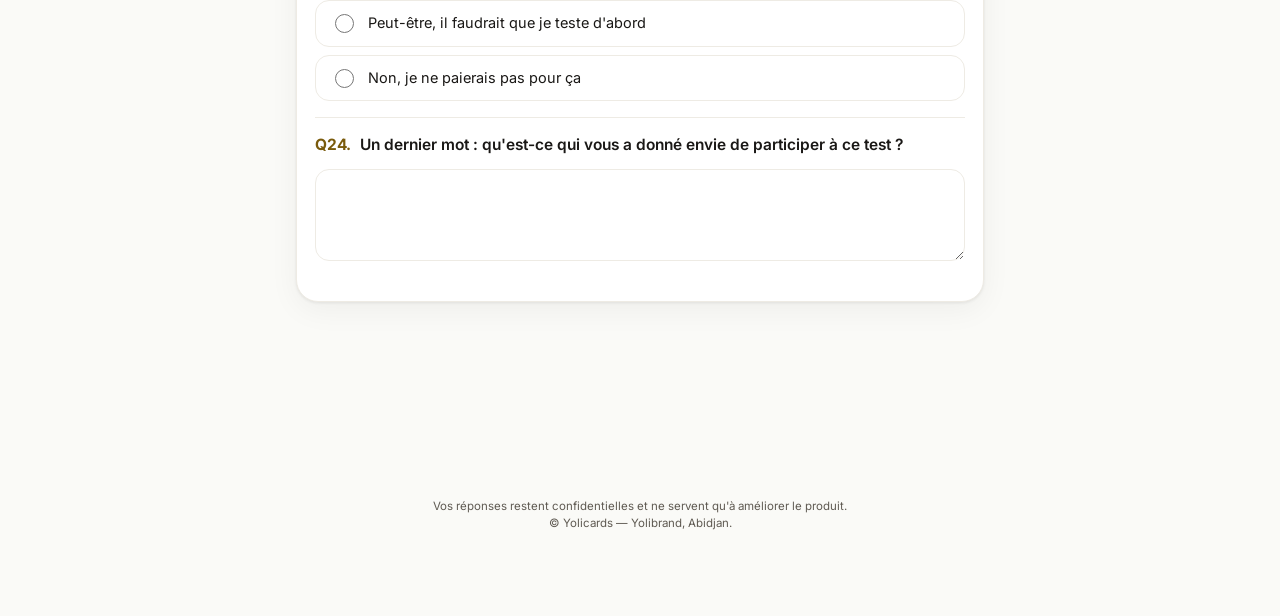
<file: pre-test.html>
<!doctype html>
<html lang="fr">
<head>
<meta charset="utf-8">
<meta name="viewport" content="width=device-width, initial-scale=1">
<title>Yolicards — Formulaire pré-test</title>
<meta name="description" content="Formulaire pré-test du protocole de test Yolicards : à remplir avant d'accéder à l'application.">
<link rel="preconnect" href="https://fonts.googleapis.com">
<link rel="preconnect" href="https://fonts.gstatic.com" crossorigin>
<link href="https://fonts.googleapis.com/css2?family=Inter:wght@400;500;600;700&family=Jost:wght@500;600&display=swap" rel="stylesheet">
<link rel="stylesheet" href="styles.css">
</head>
<body>
<div class="wrap">
  <header class="masthead">
    <div class="brand"><span class="dot"><svg width="16" height="16" viewBox="0 0 24 24" fill="none" stroke="#1A1816" stroke-width="2.2" stroke-linecap="round" stroke-linejoin="round"><rect x="3" y="5" width="18" height="14" rx="2"></rect><path d="M3 10h18"></path></svg></span>Yolicards · Test</div>
    <h1>Formulaire pré-test</h1>
    <p>À remplir <strong>avant</strong> d'installer l'application. Pas de bonne ni de mauvaise réponse : soyez honnête et concret. Durée : environ 8 minutes.</p>
    <span class="pill">Document 1 / 3 — Protocole de test</span>
  </header>

  <div id="app"></div>

  <p class="footnote">Vos réponses restent confidentielles et ne servent qu'à améliorer le produit.<br>© Yolicards — Yolibrand, Abidjan.</p>
</div>

<script src="config.js"></script>
<script src="form-engine.js"></script>
<script>
const PRETEST = {
  id: "pretest",
  version: "1.0",
  title: "Formulaire pré-test",
  askEmail: true,
  codeLabel: "Votre code testeur",
  codeHint: "Fourni par l'équipe Yolicards — ex : COWORKA-JD. Notez-le : il vous sera redemandé après le test (c'est ce qui relie vos deux formulaires).",
  sections: [
    { title: "Vous et votre activité", questions: [
      { n:2, type:"single", required:true, label:"Connaissez-vous déjà d'autres personnes qui participent à ce test Yolicards ?",
        options:["Oui, plusieurs","Oui, une personne","Non, pas encore","Je ne sais pas"] },
      { n:3, type:"single", required:true, label:"Votre secteur d'activité",
        options:["Entrepreneuriat / startup","Conseil / freelance","Commerce / vente","Finance / banque / assurance","Tech / IT","Communication / marketing","Étudiant / jeune diplômé","Autre (précisez)"], other:true },
      { n:4, type:"single", required:true, label:"Depuis combien de temps exercez-vous une activité professionnelle ?",
        options:["Moins de 2 ans","2 à 5 ans","5 à 10 ans","Plus de 10 ans"] },
      { n:5, type:"single", required:true, label:"À quelle fréquence rencontrez-vous de nouveaux contacts professionnels ?",
        options:["Tous les jours","Plusieurs fois par semaine","Quelques fois par mois","Rarement"] },
      { n:6, type:"single", required:true, label:"En moyenne, combien de nouveaux contacts pro échangez-vous lors d'un événement (salon, conférence, afterwork) ?",
        options:["Moins de 5","5 à 15","15 à 30","Plus de 30","Je ne vais pas à ce type d'événement"] },
    ]},
    { title: "La carte de visite papier", questions: [
      { n:7, type:"single", required:true, label:"Utilisez-vous actuellement des cartes de visite en papier ?",
        options:["Oui, régulièrement","Oui, mais rarement","Non, plus maintenant","Non, jamais"] },
      { n:8, type:"multi", label:"Quels AVANTAGES trouvez-vous à la carte papier ? (plusieurs choix possibles)",
        options:["Simple et rapide à donner","Pas besoin de téléphone ni d'application","Objet tangible, professionnel","Tout le monde comprend comment ça marche","Je ne lui trouve aucun avantage","Autre (précisez)"], other:true },
      { n:9, type:"multi", label:"Quels INCONVÉNIENTS avez-vous vécus avec la carte papier ? (plusieurs choix possibles)",
        options:["J'en ai manqué au mauvais moment","Je les perds ou je les oublie","Elles se périment (changement de poste, numéro)","Coût d'impression / réimpression","Je perds les cartes qu'on me donne","Je ne retrouve jamais un contact dans la pile","Autre (précisez)"], other:true },
      { n:10, type:"long", label:"Racontez une situation concrète où la carte papier vous a fait défaut (contact perdu, carte oubliée…)." },
      { n:11, type:"scale", min:1, max:5, label:"À quel point la gestion de vos cartes papier vous frustre-t-elle ?", endLow:"Aucune frustration", endHigh:"Énorme frustration" },
    ]},
    { title: "La carte NFC / QR physique", questions: [
      { n:12, type:"single", required:true, label:"Connaissez-vous les cartes de visite NFC ou à QR code (cartes physiques qu'on approche ou scanne avec un téléphone) ?",
        options:["Oui, j'en utilise une","Oui, j'en ai déjà vu / reçu","J'en ai entendu parler mais jamais vu","Non, je ne connais pas"] },
      { n:13, type:"multi", label:"Si vous en avez déjà utilisé ou vu une : quels AVANTAGES lui trouvez-vous ?",
        options:["Plus moderne que le papier","Pas besoin de réimprimer à chaque changement","Écologique (pas de papier)","Effet « waouh » auprès des contacts","Je n'en ai jamais utilisé","Autre (précisez)"], other:true },
      { n:14, type:"multi", label:"Quels INCONVÉNIENTS ou difficultés avez-vous rencontrés avec une carte NFC/QR physique ?",
        options:["Le téléphone de l'autre n'était pas compatible / NFC désactivé","Il a fallu expliquer comment ça marche","Le tap ne marchait pas du premier coup","L'échange était à sens unique (je n'ai rien reçu en retour)","Pas de réseau pour ouvrir le lien","Il faut toujours l'avoir sur soi","Je n'en ai jamais utilisé","Autre (précisez)"], other:true },
      { n:15, type:"long", label:"Selon vous, la carte NFC/QR physique règle-t-elle vraiment les problèmes de la carte papier ? Expliquez." },
    ]},
    { title: "Les alternatives que vous utilisez déjà", questions: [
      { n:16, type:"multi", label:"Aujourd'hui, comment partagez-vous le plus souvent vos coordonnées pro ? (plusieurs choix)",
        options:["Carte papier","Carte NFC/QR physique","Je dicte / j'écris mon numéro","WhatsApp (contact ou lien)","LinkedIn","Je note dans le téléphone de l'autre","Application dédiée (précisez laquelle)","Autre (précisez)"], other:true },
      { n:17, type:"long", label:"Avez-vous déjà essayé une application de carte de visite numérique ? Si oui, laquelle et qu'en avez-vous pensé ?" },
      { n:18, type:"long", label:"Pour chaque solution que vous utilisez, quel est son principal DÉFAUT à vos yeux ? (ex : WhatsApp = tout est mélangé, LinkedIn = trop formel…)" },
    ]},
    { title: "Vos attentes envers une innovation", lead:"Ces questions sont les plus importantes. Répondez avant d'avoir vu notre application : on veut vos attentes brutes, pas votre avis sur notre produit.", questions: [
      { n:19, type:"long", required:true, label:"Si une nouvelle solution arrivait pour remplacer la carte de visite, quelles seraient vos 3 attentes prioritaires ?" },
      { n:20, type:"long", label:"Qu'est-ce qui vous ferait dire « ça, c'est vraiment utile » au point de l'adopter tout de suite ?" },
      { n:21, type:"long", label:"À l'inverse, qu'est-ce qui vous ferait abandonner une telle solution dès le premier jour ?" },
      { n:22, type:"multi", max:3, label:"Parmi ces promesses, lesquelles vous sembleraient les plus précieuses ? (max 3)",
        options:["Ne plus jamais perdre un contact","Avoir plusieurs cartes selon mes activités","Voir les pros autour de moi en événement","Retrouver qui j'ai rencontré, où et quand","Prouver que je suis un pro sérieux et vérifié","Transformer une carte papier reçue en contact numérique","Être suggéré aux bonnes personnes automatiquement"] },
      { n:23, type:"single", label:"Seriez-vous prêt(e) à payer pour une solution qui répond à vos attentes ?",
        options:["Oui, sans hésiter si elle est vraiment utile","Oui, mais seulement un petit montant","Peut-être, il faudrait que je teste d'abord","Non, je ne paierais pas pour ça"] },
      { n:24, type:"long", label:"Un dernier mot : qu'est-ce qui vous a donné envie de participer à ce test ?" },
    ]},
  ],
  doneTitle: "Merci, c'est enregistré !",
  doneText: "Voici la suite : vous allez installer l'application Yolicards, puis suivre votre fiche de mission pendant 14 jours. L'accès à l'application sera disponible très bientôt — vous recevrez un e-mail dès qu'elle sera téléchargeable. Gardez précieusement votre code testeur ci-dessus : il relie vos trois formulaires.",
  doneLink: "telecharger.html",
  doneLinkLabel: "Accéder au téléchargement"
};
renderForm(PRETEST, document.getElementById("app"));
</script>
</body>
</html>
</file>
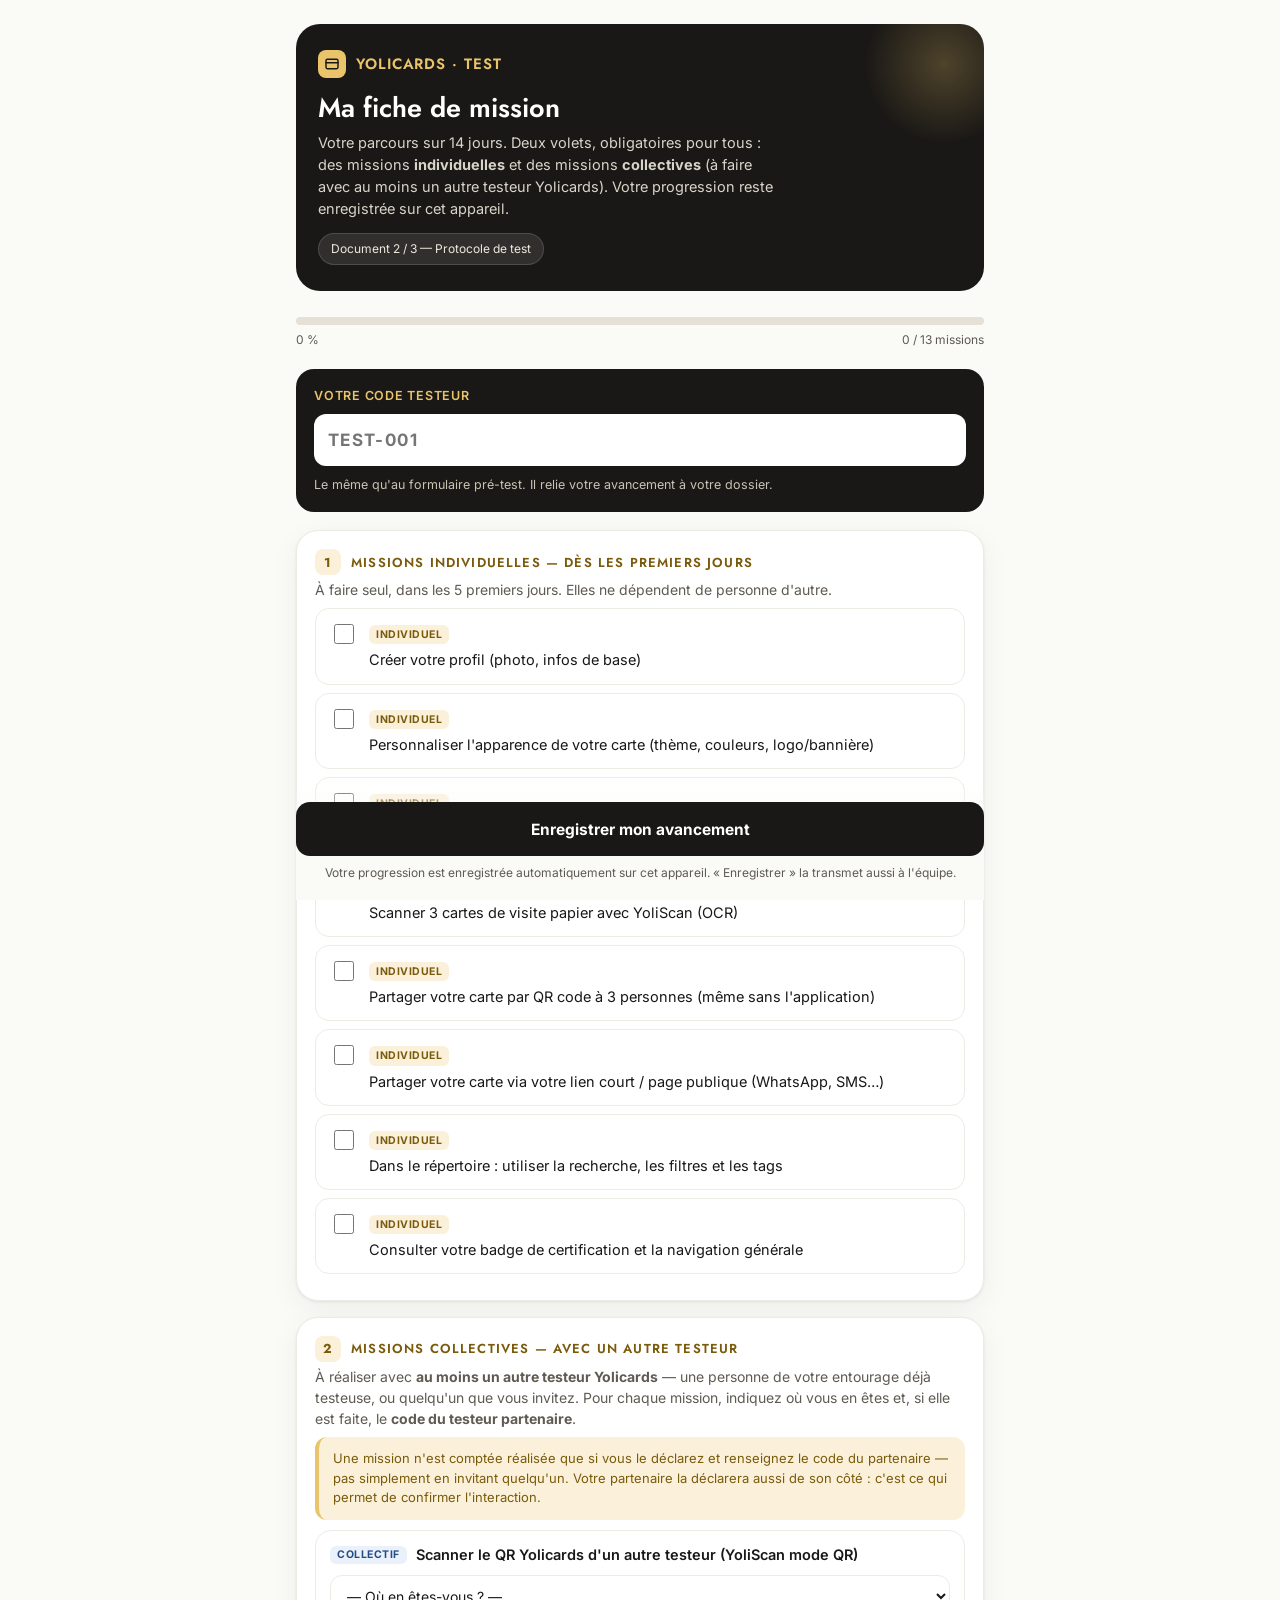
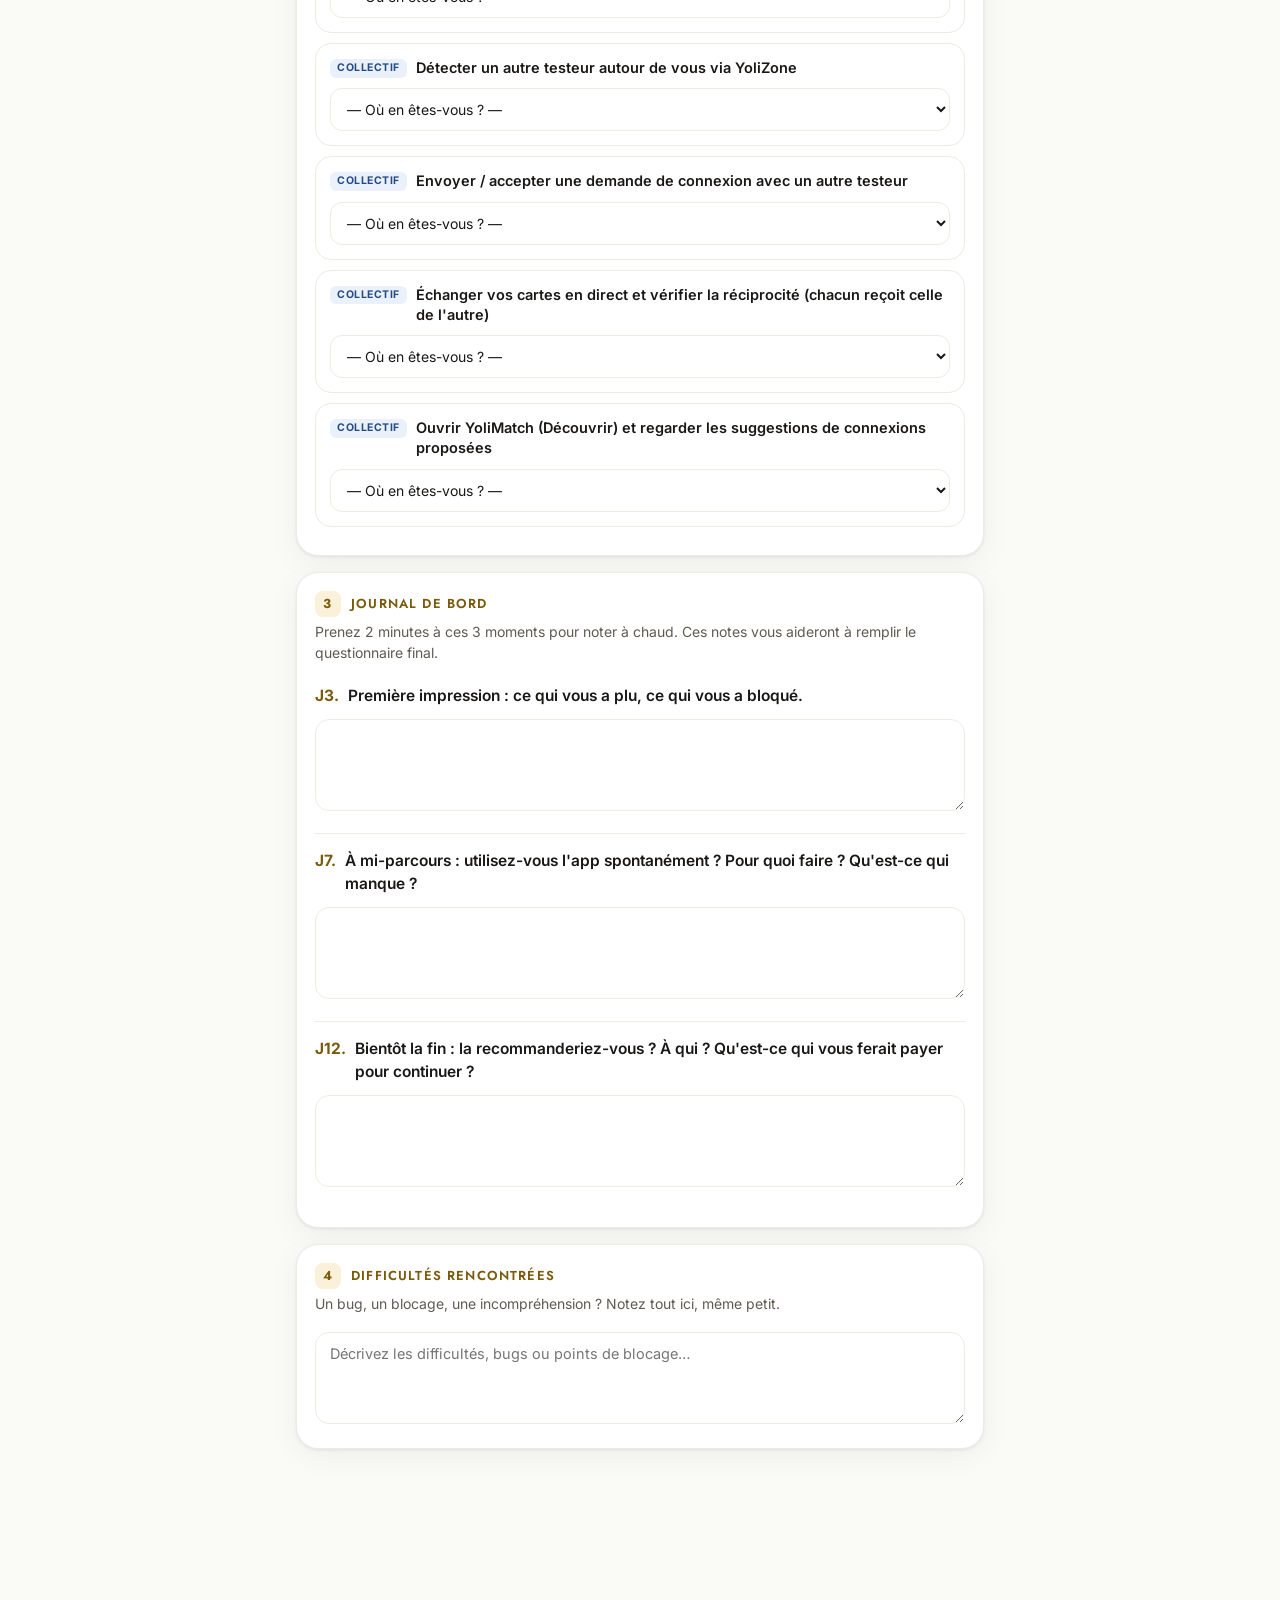
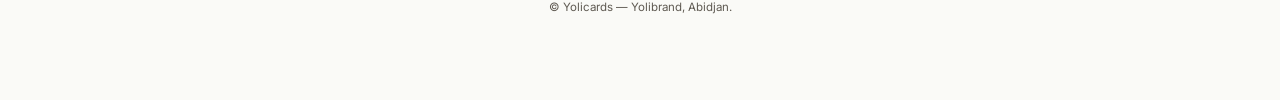
<file: suivi.html>
<!doctype html>
<html lang="fr">
<head>
<meta charset="utf-8">
<meta name="viewport" content="width=device-width, initial-scale=1">
<title>Yolicards — Ma fiche de mission (14 jours)</title>
<meta name="description" content="Checklist persistante du test Yolicards sur 14 jours : missions individuelles et collectives, journal de bord.">
<link rel="preconnect" href="https://fonts.googleapis.com">
<link rel="preconnect" href="https://fonts.gstatic.com" crossorigin>
<link href="https://fonts.googleapis.com/css2?family=Inter:wght@400;500;600;700&family=Jost:wght@500;600&display=swap" rel="stylesheet">
<link rel="stylesheet" href="styles.css">
<style>
/* missions collectives */
.mcol{border:1.5px solid var(--line);border-radius:16px;padding:14px;margin:10px 0}
.mcol .m-title{font-weight:600;font-size:14.5px;line-height:1.4;margin-bottom:10px;display:flex;gap:9px}
.mcol .m-title .m-tag{font-size:10.5px;font-weight:700;letter-spacing:.05em;text-transform:uppercase;color:#244C84;background:#EAF1FB;border-radius:6px;padding:2px 7px;flex-shrink:0;height:fit-content;margin-top:1px}
.mcol select{width:100%;border:1.5px solid var(--line);border-radius:12px;padding:11px 12px;font-family:inherit;font-size:14px;background:#fff;color:var(--ink)}
.mcol select:focus{outline:none;border-color:var(--gold)}
.mcol .partner{margin-top:10px;display:none}
.mcol .partner.show{display:block}
.mcol .partner label{font-size:12.5px;color:var(--muted);display:block;margin-bottom:5px}
.mcol .partner input{width:100%;border:1.5px solid var(--line);border-radius:12px;padding:10px 12px;font-family:inherit;font-size:14px;text-transform:uppercase;letter-spacing:.04em}
.mcol.ok{border-color:#Bfe0CC;background:#F6FAF7}
.mcol.ko{border-color:#E6C4B8;background:#FBF4F1}
</style>
</head>
<body>
<div class="wrap">
  <header class="masthead">
    <div class="brand"><span class="dot"><svg width="16" height="16" viewBox="0 0 24 24" fill="none" stroke="#1A1816" stroke-width="2.2" stroke-linecap="round" stroke-linejoin="round"><rect x="3" y="5" width="18" height="14" rx="2"></rect><path d="M3 10h18"></path></svg></span>Yolicards · Test</div>
    <h1>Ma fiche de mission</h1>
    <p>Votre parcours sur 14 jours. Deux volets, obligatoires pour tous : des missions <strong>individuelles</strong> et des missions <strong>collectives</strong> (à faire avec au moins un autre testeur Yolicards). Votre progression reste enregistrée sur cet appareil.</p>
    <span class="pill">Document 2 / 3 — Protocole de test</span>
  </header>

  <div class="progress"><div class="bar"><i id="pbar"></i></div><div class="bar-label"><span id="ptxt">0 %</span><span id="pcnt"></span></div></div>

  <div class="codebox">
    <label for="codein">Votre code testeur</label>
    <input id="codein" autocomplete="off" spellcheck="false" placeholder="TEST-001">
    <p class="hint">Le même qu'au formulaire pré-test. Il relie votre avancement à votre dossier.</p>
  </div>

  <section class="section">
    <h2><span class="idx">1</span>Missions individuelles — dès les premiers jours</h2>
    <p class="lead">À faire seul, dans les 5 premiers jours. Elles ne dépendent de personne d'autre.</p>
    <div data-group="indiv"></div>
  </section>

  <section class="section">
    <h2><span class="idx">2</span>Missions collectives — avec un autre testeur</h2>
    <p class="lead">À réaliser avec <strong>au moins un autre testeur Yolicards</strong> — une personne de votre entourage déjà testeuse, ou quelqu'un que vous invitez. Pour chaque mission, indiquez où vous en êtes et, si elle est faite, le <strong>code du testeur partenaire</strong>.</p>
    <div class="callout" style="margin:8px 0 4px">Une mission n'est comptée réalisée que si vous le déclarez et renseignez le code du partenaire — pas simplement en invitant quelqu'un. Votre partenaire la déclarera aussi de son côté : c'est ce qui permet de confirmer l'interaction.</div>
    <div data-group="collect"></div>

    <div id="invite-wrap" style="display:none;margin-top:14px;background:var(--ink);color:#fff;border-radius:18px;padding:16px">
      <div style="font-size:12px;letter-spacing:.06em;text-transform:uppercase;color:var(--gold);font-weight:600;margin-bottom:8px">Besoin d'un partenaire ? Invitez quelqu'un</div>
      <p style="margin:0 0 10px;font-size:13px;color:#D9D4C8;line-height:1.5">Pas de testeur dans votre entourage ? Partagez votre lien : la personne s'inscrit et devient votre partenaire pour les missions collectives.</p>
      <div style="display:flex;gap:8px;align-items:center;background:#2B2824;border-radius:12px;padding:8px 8px 8px 14px">
        <input id="invlink" readonly style="flex-grow:1;background:transparent;border:0;color:#fff;font-size:12.5px;font-family:inherit;min-width:0">
        <button id="copyinv" style="flex-shrink:0;height:40px;padding:0 14px;border:0;border-radius:10px;background:var(--gold);color:var(--ink);font-weight:700;font-family:inherit;cursor:pointer">Copier</button>
      </div>
    </div>
  </section>

  <section class="section">
    <h2><span class="idx">3</span>Journal de bord</h2>
    <p class="lead">Prenez 2 minutes à ces 3 moments pour noter à chaud. Ces notes vous aideront à remplir le questionnaire final.</p>
    <div class="q"><div class="qh"><span class="qn">J3.</span><span>Première impression : ce qui vous a plu, ce qui vous a bloqué.</span></div><textarea data-journal="j3"></textarea></div>
    <div class="q"><div class="qh"><span class="qn">J7.</span><span>À mi-parcours : utilisez-vous l'app spontanément ? Pour quoi faire ? Qu'est-ce qui manque ?</span></div><textarea data-journal="j7"></textarea></div>
    <div class="q"><div class="qh"><span class="qn">J12.</span><span>Bientôt la fin : la recommanderiez-vous ? À qui ? Qu'est-ce qui vous ferait payer pour continuer ?</span></div><textarea data-journal="j12"></textarea></div>
  </section>

  <section class="section">
    <h2><span class="idx">4</span>Difficultés rencontrées</h2>
    <p class="lead">Un bug, un blocage, une incompréhension ? Notez tout ici, même petit.</p>
    <textarea data-difficultes placeholder="Décrivez les difficultés, bugs ou points de blocage…"></textarea>
  </section>

  <div class="save-row">
    <button class="btn btn-primary" id="savebtn">Enregistrer mon avancement</button>
    <p class="err" id="err"></p>
    <p class="saved-note" id="note">Votre progression est enregistrée automatiquement sur cet appareil. « Enregistrer » la transmet aussi à l'équipe.</p>
  </div>

  <p class="footnote">© Yolicards — Yolibrand, Abidjan.</p>
</div>

<script src="config.js"></script>
<script>
(function(){
  "use strict";

  // Missions individuelles (cases à cocher)
  var INDIV = [
    "Créer votre profil (photo, infos de base)",
    "Personnaliser l'apparence de votre carte (thème, couleurs, logo/bannière)",
    "Si votre plan le permet : créer un 2e profil pour une autre activité",
    "Scanner 3 cartes de visite papier avec YoliScan (OCR)",
    "Partager votre carte par QR code à 3 personnes (même sans l'application)",
    "Partager votre carte via votre lien court / page publique (WhatsApp, SMS…)",
    "Dans le répertoire : utiliser la recherche, les filtres et les tags",
    "Consulter votre badge de certification et la navigation générale"
  ];

  // Missions collectives (statut + code partenaire)
  var COLLECT = [
    "Scanner le QR Yolicards d'un autre testeur (YoliScan mode QR)",
    "Détecter un autre testeur autour de vous via YoliZone",
    "Envoyer / accepter une demande de connexion avec un autre testeur",
    "Échanger vos cartes en direct et vérifier la réciprocité (chacun reçoit celle de l'autre)",
    "Ouvrir YoliMatch (Découvrir) et regarder les suggestions de connexions proposées"
  ];

  // Statuts possibles d'une mission collective (machine à états côté analyse)
  var STATUTS = [
    ["", "— Où en êtes-vous ? —"],
    ["non_commencee", "Pas encore commencée"],
    ["declaree", "Réalisée"],
    ["echec", "Tentée, mais ça n'a pas fonctionné"],
    ["non_realisee", "Je n'ai pas pu la réaliser"]
  ];

  function qs(n){ try{ return new URLSearchParams(location.search).get(n)||""; }catch(e){ return ""; } }
  function store(k,v){ try{ localStorage.setItem(k,JSON.stringify(v)); }catch(e){} }
  function load(k){ try{ return JSON.parse(localStorage.getItem(k)||"null"); }catch(e){ return null; } }
  function esc(s){ return String(s==null?"":s).replace(/[&<>"]/g,function(c){return{"&":"&amp;","<":"&lt;",">":"&gt;",'"':"&quot;"}[c];}); }

  var urlCode = (qs("code")||"").trim().toUpperCase();
  var codeInput = document.getElementById("codein");
  codeInput.value = urlCode || "";
  if (urlCode){ codeInput.setAttribute("readonly","readonly"); codeInput.style.opacity=".85"; }
  var key = "yoli_suivi_" + (urlCode || "anon");
  var state = load(key) || { indiv:{}, collect:{}, j3:"", j7:"", j12:"", diff:"" };
  if(!state.indiv) state.indiv={};
  if(!state.collect) state.collect={};

  // ── Missions individuelles ──────────────────────────────────────────────
  var mountI = document.querySelector('[data-group="indiv"]');
  INDIV.forEach(function(txt,i){
    var id="i"+i;
    var lab=document.createElement("label");
    lab.className="task"+(state.indiv[id]?" done":"");
    lab.innerHTML='<input type="checkbox" '+(state.indiv[id]?"checked":"")+'>'+
      '<span class="t-body"><span class="t-tag">Individuel</span><br>'+esc(txt)+'</span>';
    var cb=lab.querySelector("input");
    cb.addEventListener("change",function(){ state.indiv[id]=cb.checked; lab.classList.toggle("done",cb.checked); persist(); });
    mountI.appendChild(lab);
  });

  // ── Missions collectives ────────────────────────────────────────────────
  var mountC = document.querySelector('[data-group="collect"]');
  COLLECT.forEach(function(txt,i){
    var id="c"+i;
    var cur = state.collect[id] || { statut:"", partenaire:"" };
    var card=document.createElement("div");
    card.className="mcol";
    var opts=STATUTS.map(function(s){ return '<option value="'+s[0]+'"'+(cur.statut===s[0]?" selected":"")+'>'+esc(s[1])+'</option>'; }).join("");
    card.innerHTML=
      '<div class="m-title"><span class="m-tag">Collectif</span><span>'+esc(txt)+'</span></div>'+
      '<select data-sel="'+id+'">'+opts+'</select>'+
      '<div class="partner" data-partner="'+id+'">'+
        '<label>Code(s) du/des testeur(s) avec qui vous l\'avez faite — séparés par une virgule</label>'+
        '<input data-pcode="'+id+'" placeholder="TEST-014" value="'+esc(cur.partenaire)+'">'+
      '</div>';
    mountC.appendChild(card);
    var sel=card.querySelector("select");
    var partner=card.querySelector(".partner");
    var pcode=card.querySelector("input");
    function refresh(){
      var v=sel.value;
      var needP = (v==="declaree"||v==="echec");
      partner.classList.toggle("show", needP);
      card.classList.toggle("ok", v==="declaree");
      card.classList.toggle("ko", v==="echec");
    }
    refresh();
    sel.addEventListener("change",function(){ (state.collect[id]=state.collect[id]||{}).statut=sel.value; refresh(); persist(); });
    pcode.addEventListener("input",function(){ (state.collect[id]=state.collect[id]||{}).partenaire=pcode.value.trim().toUpperCase(); persist(); });
  });

  // ── Lien d'invitation personnel (si backend branché et code connu) ───────
  (function(){
    var url=(window.YOLI_CONFIG||{}).WEBAPP_URL;
    if(!url || !urlCode) return;
    fetch(url+"?check=monjeton&code="+encodeURIComponent(urlCode))
      .then(function(r){return r.json();})
      .then(function(res){
        if(!res||!res.jeton) return;
        var base=location.href.split("/").slice(0,-1).join("/");
        var lien=base+"/inscription.html?inv="+encodeURIComponent(res.jeton);
        document.getElementById("invlink").value=lien;
        document.getElementById("invite-wrap").style.display="block";
        document.getElementById("copyinv").addEventListener("click",function(){
          var inp=document.getElementById("invlink"); inp.select();
          try{navigator.clipboard.writeText(inp.value);}catch(e){document.execCommand("copy");}
          this.textContent="Copié ✓"; var b=this; setTimeout(function(){b.textContent="Copier";},2000);
        });
      }).catch(function(){});
  })();

  // ── Journal + difficultés ───────────────────────────────────────────────
  document.querySelector('[data-journal="j3"]').value=state.j3||"";
  document.querySelector('[data-journal="j7"]').value=state.j7||"";
  document.querySelector('[data-journal="j12"]').value=state.j12||"";
  document.querySelector('[data-difficultes]').value=state.diff||"";
  document.querySelectorAll('[data-journal],[data-difficultes]').forEach(function(el){ el.addEventListener("input",persist); });

  function collect(){
    state.j3=document.querySelector('[data-journal="j3"]').value;
    state.j7=document.querySelector('[data-journal="j7"]').value;
    state.j12=document.querySelector('[data-journal="j12"]').value;
    state.diff=document.querySelector('[data-difficultes]').value;
  }
  function persist(){ collect(); store(key,state); progress(); }

  function progress(){
    var total=INDIV.length+COLLECT.length, done=0;
    for(var k in state.indiv) if(state.indiv[k]) done++;
    COLLECT.forEach(function(t,i){ var c=state.collect["c"+i]; if(c&&c.statut&&c.statut!=="non_commencee") done++; });
    var pct=total?Math.round(done/total*100):0;
    document.getElementById("pbar").style.width=pct+"%";
    document.getElementById("ptxt").textContent=pct+" %";
    document.getElementById("pcnt").textContent=done+" / "+total+" missions";
  }
  progress();

  // ── Enregistrement -> Web App ───────────────────────────────────────────
  document.getElementById("savebtn").addEventListener("click", function(){
    persist();
    var err=document.getElementById("err"); err.classList.remove("show");
    var code=codeInput.value.trim().toUpperCase();
    if(!code){ err.textContent="Merci d'indiquer votre code testeur."; err.classList.add("show"); return; }

    // missions individuelles faites
    var indivFaites = INDIV.filter(function(t,i){ return state.indiv["i"+i]; });

    // missions collectives : "intitulé = statut (partenaires)"
    var collectLignes = COLLECT.map(function(t,i){
      var c=state.collect["c"+i]||{};
      if(!c.statut) return null;
      var libelle = (STATUTS.filter(function(s){return s[0]===c.statut;})[0]||["",c.statut])[1];
      var p = (c.statut==="declaree"||c.statut==="echec") && c.partenaire ? " [avec "+c.partenaire+"]" : "";
      return t + " → " + libelle + p;
    }).filter(function(x){return x;});

    // partenaires déclarés (pour la confirmation croisée côté serveur)
    var partenaires = COLLECT.map(function(t,i){ var c=state.collect["c"+i]||{}; return (c.statut==="declaree"||c.statut==="echec")?c.partenaire:""; })
                             .filter(function(x){return x;}).join(", ");

    // structure par mission (M1..M3) pour le croisement même-mission côté serveur
    var collectStruct = COLLECT.map(function(t,i){
      var c=state.collect["c"+i]||{};
      if(!c.statut || c.statut==="non_commencee") return null;
      var parts = (c.partenaire||"").split(",").map(function(s){return s.trim().toUpperCase();}).filter(function(s){return s;});
      return { id:"M"+(i+1), statut:c.statut, partenaires:parts };
    }).filter(function(x){return x;});

    var payload = { form:"suivi", code:code, data:{
      missions_indiv: indivFaites.join(" | "),
      missions_collectives: collectLignes.join("  ||  "),
      codes_partenaires: partenaires,
      collect_struct: collectStruct,
      journal: ["J3: "+state.j3,"J7: "+state.j7,"J12: "+state.j12].filter(function(x){return x.length>4;}).join("  ||  "),
      difficultes: state.diff
    }};

    var btn=this; btn.disabled=true; btn.textContent="Enregistrement…";
    var url=(window.YOLI_CONFIG||{}).WEBAPP_URL;
    function ok(){ btn.disabled=false; btn.textContent="Enregistré ✓"; setTimeout(function(){btn.textContent="Enregistrer mon avancement";},2500);
      document.getElementById("note").textContent="Avancement transmis à "+new Date().toLocaleTimeString("fr-FR")+". Revenez le compléter à tout moment."; }
    if(!url){ console.log("[DÉMO] suivi payload =",payload); setTimeout(ok,500); return; }
    fetch(url,{method:"POST",headers:{"Content-Type":"text/plain;charset=utf-8"},body:JSON.stringify(payload)})
      .then(function(r){return r.json().catch(function(){return{ok:true};});})
      .then(function(res){ if(res&&res.ok===false) throw new Error(res.error||"refus serveur"); ok(); })
      .catch(function(e){ btn.disabled=false; btn.textContent="Enregistrer mon avancement";
        err.textContent="L'envoi a échoué ("+e.message+"). Votre progression reste sauvegardée sur l'appareil ; réessayez."; err.classList.add("show"); });
  });
})();
</script>
</body>
</html>
</file>
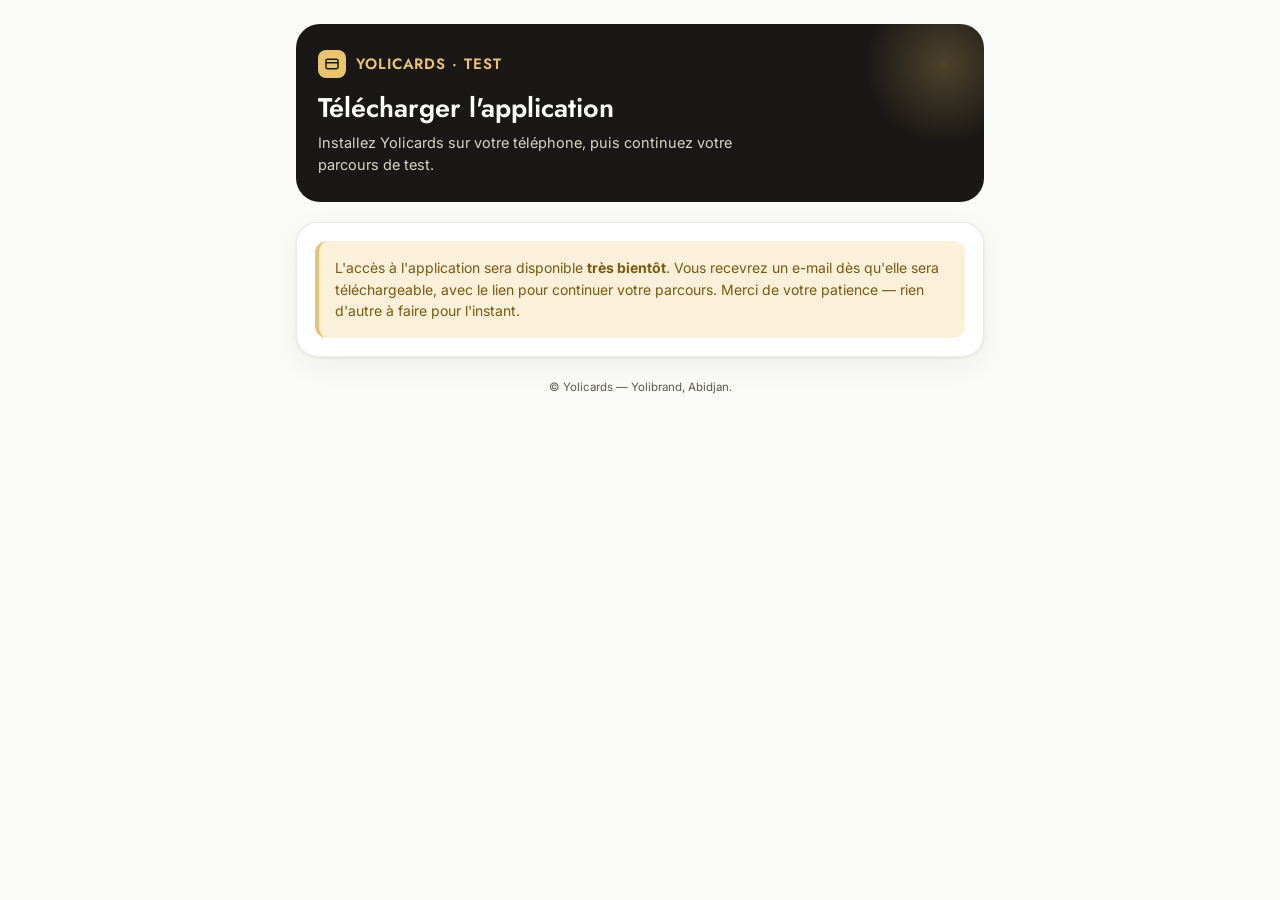
<file: telecharger.html>
<!doctype html>
<html lang="fr">
<head>
<meta charset="utf-8">
<meta name="viewport" content="width=device-width, initial-scale=1">
<meta name="robots" content="noindex,nofollow">
<title>Yolicards — Télécharger l'application</title>
<link rel="preconnect" href="https://fonts.googleapis.com">
<link rel="preconnect" href="https://fonts.gstatic.com" crossorigin>
<link href="https://fonts.googleapis.com/css2?family=Inter:wght@400;500;600;700&family=Jost:wght@500;600&display=swap" rel="stylesheet">
<link rel="stylesheet" href="styles.css">
<style>
.dlbtn{display:flex;align-items:center;justify-content:center;gap:10px;width:100%;height:56px;border:0;border-radius:14px;background:var(--ink);color:#fff;font-size:15.5px;font-weight:700;font-family:inherit;text-decoration:none;margin:8px 0}
.dlbtn.alt{background:#fff;color:var(--ink);border:1.5px solid var(--line)}
.os-note{font-size:12.5px;color:var(--muted);text-align:center;margin:4px 0 0}
.wait{background:var(--gold-wash);border-left:4px solid var(--gold);border-radius:12px;padding:16px;color:var(--gold-deep);font-size:14px;line-height:1.55}
</style>
</head>
<body>
<div class="wrap">
  <header class="masthead">
    <div class="brand"><span class="dot"><svg width="16" height="16" viewBox="0 0 24 24" fill="none" stroke="#1A1816" stroke-width="2.2" stroke-linecap="round" stroke-linejoin="round"><rect x="3" y="5" width="18" height="14" rx="2"></rect><path d="M3 10h18"></path></svg></span>Yolicards · Test</div>
    <h1>Télécharger l'application</h1>
    <p>Installez Yolicards sur votre téléphone, puis continuez votre parcours de test.</p>
  </header>

  <div id="app"></div>

  <p class="footnote">© Yolicards — Yolibrand, Abidjan.</p>
</div>

<script src="config.js"></script>
<script>
(function(){
  "use strict";
  var CFG = window.YOLI_CONFIG || {};
  var app = document.getElementById("app");

  function qs(n){ try{ return new URLSearchParams(location.search).get(n)||""; }catch(e){ return ""; } }
  function esc(s){ return String(s==null?"":s).replace(/[&<>"]/g,function(c){return{"&":"&amp;","<":"&lt;",">":"&gt;",'"':"&quot;"}[c];}); }

  var code = (qs("code")||"").trim().toUpperCase();
  var base = location.href.split("/").slice(0,-1).join("/");
  var lienSuivi = base + "/suivi.html" + (code ? ("?code="+encodeURIComponent(code)) : "");

  // détection OS
  var ua = navigator.userAgent || "";
  var isIOS = /iPad|iPhone|iPod/.test(ua) || (navigator.platform==="MacIntel" && navigator.maxTouchPoints>1);
  var isAndroid = /Android/.test(ua);

  var android = (CFG.URL_ANDROID||"").trim();
  var ios = (CFG.URL_IOS||"").trim();
  var dispo = android || ios;

  if (!dispo) {
    // distribution pas encore prête
    app.innerHTML =
      '<div class="section">'+
      '<div class="wait">L\'accès à l\'application sera disponible <strong>très bientôt</strong>. '+
      'Vous recevrez un e-mail dès qu\'elle sera téléchargeable, avec le lien pour continuer votre parcours. '+
      'Merci de votre patience — rien d\'autre à faire pour l\'instant.</div>'+
      (code ? '<p class="os-note" style="margin-top:14px">Votre code testeur : <strong>'+esc(code)+'</strong></p>' : '')+
      '</div>';
    return;
  }

  // boutons selon l'OS détecté (le bon en premier, l'autre en secondaire)
  var btnA = android ? '<a class="dlbtn" href="'+esc(android)+'">'+iconA()+' Télécharger pour Android</a>' : '';
  var btnI = ios ? '<a class="dlbtn'+(isIOS?'':' alt')+'" href="'+esc(ios)+'">'+iconI()+' Télécharger pour iPhone (iOS)</a>' : '';
  // réordonne : OS détecté en premier
  var ordre = isIOS ? (btnI+btnA) : (btnA+btnI);
  if (android && ios) {
    btnA = '<a class="dlbtn'+((!isIOS)?'':' alt')+'" href="'+esc(android)+'">'+iconA()+' Télécharger pour Android</a>';
    btnI = '<a class="dlbtn'+(isIOS?'':' alt')+'" href="'+esc(ios)+'">'+iconI()+' Télécharger pour iPhone (iOS)</a>';
    ordre = isIOS ? (btnI+btnA) : (btnA+btnI);
  } else {
    ordre = btnA + btnI; // un seul dispo
  }

  app.innerHTML =
    '<div class="section">'+
    '<h2><span class="idx">1</span>Installez l\'application</h2>'+
    '<p class="lead">'+(isIOS?'Nous avons détecté un iPhone.':isAndroid?'Nous avons détecté un téléphone Android.':'Choisissez votre type de téléphone.')+'</p>'+
    ordre +
    (android&&ios ? '<p class="os-note">Mauvais bouton ? Choisissez l\'autre selon votre téléphone.</p>' : '')+
    '</div>'+
    '<div class="section">'+
    '<h2><span class="idx">2</span>Continuez votre parcours</h2>'+
    '<p class="lead">Une fois l\'app installée et votre compte créé, reprenez votre fiche de mission des 14 jours.</p>'+
    '<a class="dlbtn" href="'+esc(lienSuivi)+'">Ouvrir ma fiche de mission</a>'+
    (code ? '<p class="os-note" style="margin-top:10px">Votre code testeur : <strong>'+esc(code)+'</strong></p>' : '')+
    '</div>';

  function iconA(){ return '<svg width="20" height="20" viewBox="0 0 24 24" fill="currentColor"><path d="M17.6 9.48l1.84-3.18a.4.4 0 00-.69-.4l-1.86 3.23a11.3 11.3 0 00-8.78 0L6.25 5.9a.4.4 0 00-.69.4L7.4 9.48A10.8 10.8 0 002 18h20a10.8 10.8 0 00-5.4-8.52zM7.5 15.2a1 1 0 110-2 1 1 0 010 2zm9 0a1 1 0 110-2 1 1 0 010 2z"/></svg>'; }
  function iconI(){ return '<svg width="20" height="20" viewBox="0 0 24 24" fill="currentColor"><path d="M16.3 12.9c0-2.1 1.7-3.1 1.8-3.2-1-1.4-2.5-1.6-3-1.6-1.3-.1-2.5.8-3.1.8-.6 0-1.6-.8-2.7-.8-1.4 0-2.6.8-3.3 2-1.4 2.4-.4 6 1 8 .7 1 1.4 2 2.5 2 1 0 1.3-.6 2.5-.6s1.5.6 2.6.6c1.1 0 1.8-1 2.4-2 .8-1.1 1.1-2.2 1.1-2.3-.1 0-2.1-.8-2.1-3.1zM14.6 6.2c.6-.7 1-1.6.9-2.6-.8 0-1.8.5-2.4 1.2-.5.6-1 1.5-.9 2.5.9.1 1.8-.5 2.4-1.1z"/></svg>'; }
})();
</script>
</body>
</html>
</file>
<file: styles.css>
:root{
  --ink:#1A1816; --ink-soft:#2B2824; --gold:#E9C46A; --gold-deep:#7A5B0C; --gold-wash:#FBF1DA;
  --cream:#FAFAF7; --card:#FFFFFF; --line:#EEEBE4; --muted:#5F5A52; --green:#1B6B43;
  --radius:18px; --shadow:0 1px 3px rgba(26,24,22,.08), 0 8px 30px rgba(26,24,22,.05);
}
*{box-sizing:border-box}
html,body{margin:0}
body{
  background:var(--cream); color:var(--ink);
  font-family:Inter,system-ui,-apple-system,sans-serif; font-size:16px; line-height:1.5;
  -webkit-font-smoothing:antialiased;
}
.wrap{max-width:720px; margin:0 auto; padding:16px 16px 72px}
/* header */
.masthead{
  background:var(--ink); color:#fff; border-radius:24px; padding:26px 22px; margin:8px 0 20px;
  position:relative; overflow:hidden;
}
.masthead:after{content:""; position:absolute; right:-40px; top:-40px; width:160px; height:160px;
  background:radial-gradient(circle,rgba(233,196,106,.25),transparent 70%)}
.brand{display:flex; align-items:center; gap:10px; font-family:Jost,Inter,sans-serif; font-weight:600;
  letter-spacing:.06em; font-size:15px; color:var(--gold); text-transform:uppercase}
.brand .dot{width:28px;height:28px;border-radius:8px;background:var(--gold);display:flex;align-items:center;justify-content:center}
.masthead h1{font-family:Jost,Inter,sans-serif; font-weight:600; font-size:27px; line-height:1.2; margin:14px 0 8px}
.masthead p{margin:0; color:#D9D4C8; font-size:14.5px; max-width:52ch}
.pill{display:inline-block; margin-top:14px; background:rgba(255,255,255,.1); border:1px solid rgba(255,255,255,.14);
  padding:6px 12px; border-radius:999px; font-size:12px; color:#EDE8DD}
/* progress */
.progress{position:sticky; top:0; z-index:5; background:var(--cream); padding:10px 0 6px; margin:-4px 0 14px}
.bar{height:8px; background:#E6E1D6; border-radius:999px; overflow:hidden}
.bar > i{display:block; height:100%; width:0; background:var(--gold); border-radius:999px; transition:width .25s ease}
.bar-label{display:flex; justify-content:space-between; font-size:12px; color:var(--muted); margin-top:6px}
/* code box */
.codebox{background:var(--ink); color:#fff; border-radius:var(--radius); padding:18px; margin-bottom:18px}
.codebox label{display:block; font-size:12.5px; letter-spacing:.06em; text-transform:uppercase; color:var(--gold); font-weight:600; margin-bottom:8px}
.codebox input{width:100%; height:52px; border:0; border-radius:12px; padding:0 14px; font-size:17px; font-weight:700;
  letter-spacing:.08em; text-transform:uppercase; font-family:Inter,sans-serif; color:var(--ink)}
.codebox .hint{margin:10px 0 0; font-size:12.5px; color:#C9C3B6; line-height:1.45}
/* section */
.section{background:var(--card); border:1px solid var(--line); border-radius:22px; padding:18px; margin-bottom:16px; box-shadow:var(--shadow)}
.section > h2{display:flex; align-items:center; gap:10px; font-family:Jost,Inter,sans-serif; font-size:13px;
  font-weight:600; letter-spacing:.09em; text-transform:uppercase; color:var(--gold-deep); margin:0 0 4px}
.section > h2 .idx{background:var(--gold-wash); color:var(--gold-deep); border-radius:8px; min-width:26px; height:26px;
  display:flex; align-items:center; justify-content:center; font-size:13px; font-weight:700}
.section > .lead{font-size:14px; color:var(--muted); margin:0 0 6px; line-height:1.5}
.callout{background:var(--gold-wash); border-left:4px solid var(--gold); border-radius:12px; padding:12px 14px;
  font-size:13px; color:var(--gold-deep); line-height:1.5; margin:4px 0 2px}
/* question */
.q{padding:16px 0; border-top:1px solid var(--line)}
.q:first-of-type{border-top:0}
.q .qh{display:flex; gap:9px; font-weight:600; font-size:15.5px; line-height:1.45}
.q .qn{color:var(--gold-deep); font-weight:700; flex-shrink:0}
.q .req{color:#B4441F; margin-left:3px}
.q .meta{font-size:12px; color:var(--muted); margin:4px 0 0 24px}
.opts{display:flex; flex-direction:column; gap:8px; margin:12px 0 0}
.opt{display:flex; align-items:flex-start; gap:11px; border:1.5px solid var(--line); border-radius:14px; padding:12px 14px;
  cursor:pointer; transition:border-color .12s, background .12s; font-size:14.5px; line-height:1.4}
.opt:hover{border-color:#D9D2C4}
.opt input{margin-top:1px; width:19px; height:19px; accent-color:var(--ink); flex-shrink:0}
.opt.sel{border-color:var(--ink); background:#FBFAF7}
.opt .other-in{margin-top:8px; width:100%; border:1px solid var(--line); border-radius:10px; padding:9px 11px; font-size:14px; font-family:inherit}
textarea,input.txt{width:100%; border:1.5px solid var(--line); border-radius:14px; padding:12px 14px; font-size:14.5px;
  font-family:inherit; color:var(--ink); resize:vertical; margin-top:12px; background:#fff}
textarea{min-height:92px}
textarea:focus,input:focus,.txt:focus{outline:none; border-color:var(--gold)}
/* scale */
.scale{display:flex; gap:8px; margin-top:12px; flex-wrap:wrap}
.scale button{flex:1; min-width:44px; height:48px; border:1.5px solid var(--line); background:#fff; border-radius:12px;
  font-size:16px; font-weight:700; font-family:inherit; color:var(--ink); cursor:pointer; transition:.12s}
.scale button:hover{border-color:#D9D2C4}
.scale button.sel{background:var(--ink); color:#fff; border-color:var(--ink)}
.scale-ends{display:flex; justify-content:space-between; font-size:11.5px; color:var(--muted); margin-top:6px}
/* actions */
.actions{position:sticky; bottom:0; background:linear-gradient(to top,var(--cream) 72%,transparent); padding:16px 0 6px; margin-top:8px}
.btn{width:100%; height:54px; border:0; border-radius:14px; font-size:15.5px; font-weight:700; font-family:inherit; cursor:pointer}
.btn-primary{background:var(--ink); color:#fff}
.btn-primary:disabled{opacity:.45; cursor:not-allowed}
.btn-ghost{background:transparent; color:var(--muted); height:44px; font-weight:500; text-decoration:underline}
.saved-note{text-align:center; font-size:12px; color:var(--muted); margin-top:8px}
/* done */
.done{background:var(--card); border:1px solid var(--line); border-radius:22px; padding:30px 22px; text-align:center; box-shadow:var(--shadow)}
.done .check{width:64px;height:64px;border-radius:50%;background:var(--gold-wash);display:flex;align-items:center;justify-content:center;margin:0 auto 16px}
.done h2{font-family:Jost,Inter,sans-serif; margin:0 0 8px; font-size:22px}
.done p{color:var(--muted); font-size:14.5px; margin:0 auto 18px; max-width:46ch}
.done .code-echo{display:inline-block; background:var(--ink); color:var(--gold); font-weight:700; letter-spacing:.1em;
  padding:8px 16px; border-radius:10px; margin-bottom:18px}
.err{color:#B4441F; font-size:13px; margin:10px 0 0; display:none}
.err.show{display:block}
.footnote{text-align:center; color:var(--muted); font-size:11.5px; margin-top:22px; line-height:1.5}
@media(max-width:480px){ .masthead h1{font-size:23px} .wrap{padding-bottom:64px} }

/* checklist (suivi) */
.task{display:flex;align-items:flex-start;gap:12px;border:1.5px solid var(--line);border-radius:14px;padding:13px 14px;margin:8px 0;cursor:pointer;transition:.12s}
.task:hover{border-color:#D9D2C4}
.task.done{background:#F6FAF7;border-color:#Bfe0CC}
.task input{margin-top:2px;width:20px;height:20px;accent-color:var(--green);flex-shrink:0}
.task .t-body{flex-grow:1;font-size:14.5px;line-height:1.45}
.task.done .t-body{color:var(--muted);text-decoration:line-through}
.task .t-tag{display:inline-block;font-size:10.5px;font-weight:700;letter-spacing:.05em;text-transform:uppercase;color:var(--gold-deep);background:var(--gold-wash);border-radius:6px;padding:2px 7px;margin-bottom:5px}
.grp-fields{display:grid;grid-template-columns:1fr 1fr;gap:10px;margin-top:10px}
.grp-fields label{font-size:12px;color:var(--muted);display:block;margin-bottom:4px}
.grp-fields input{width:100%;border:1.5px solid var(--line);border-radius:12px;padding:10px 12px;font-family:inherit;font-size:14px}
@media(max-width:480px){.grp-fields{grid-template-columns:1fr}}
.save-row{position:sticky;bottom:0;background:linear-gradient(to top,var(--cream) 72%,transparent);padding:14px 0 6px}
</file>
